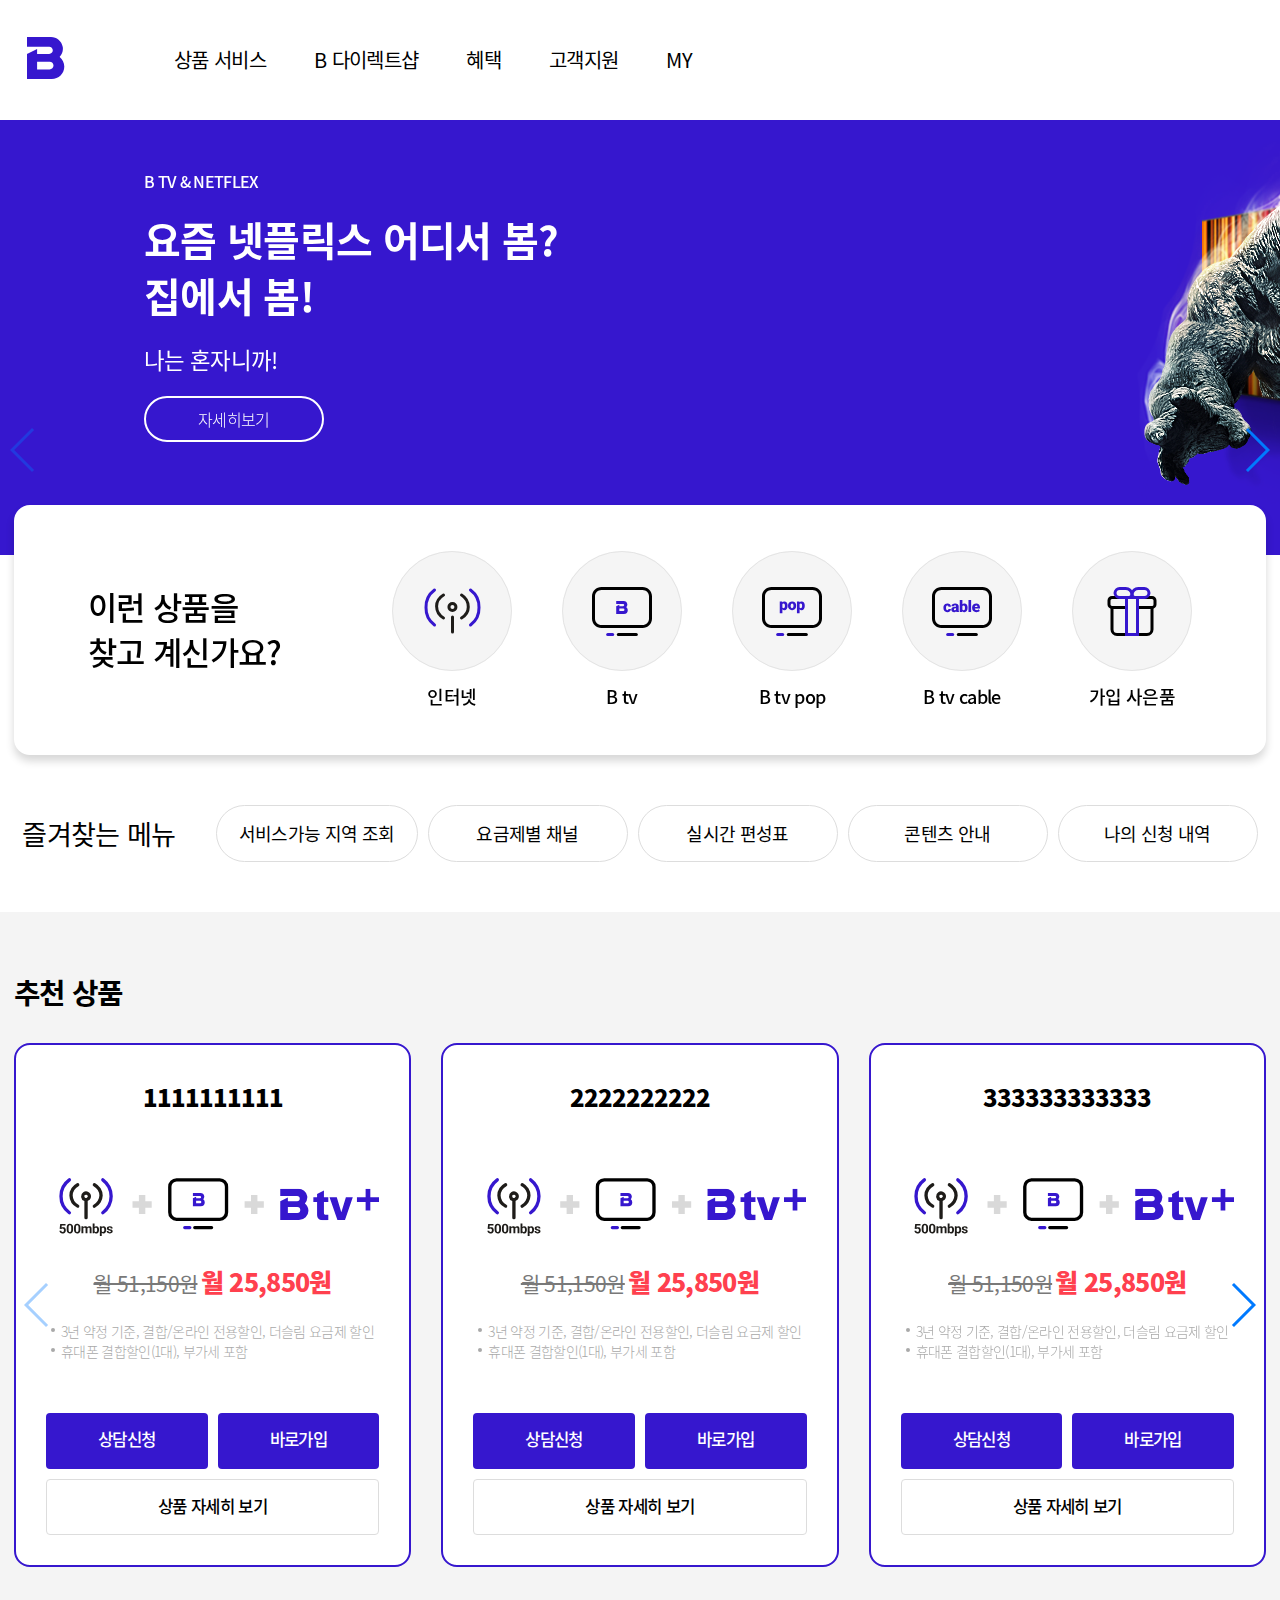
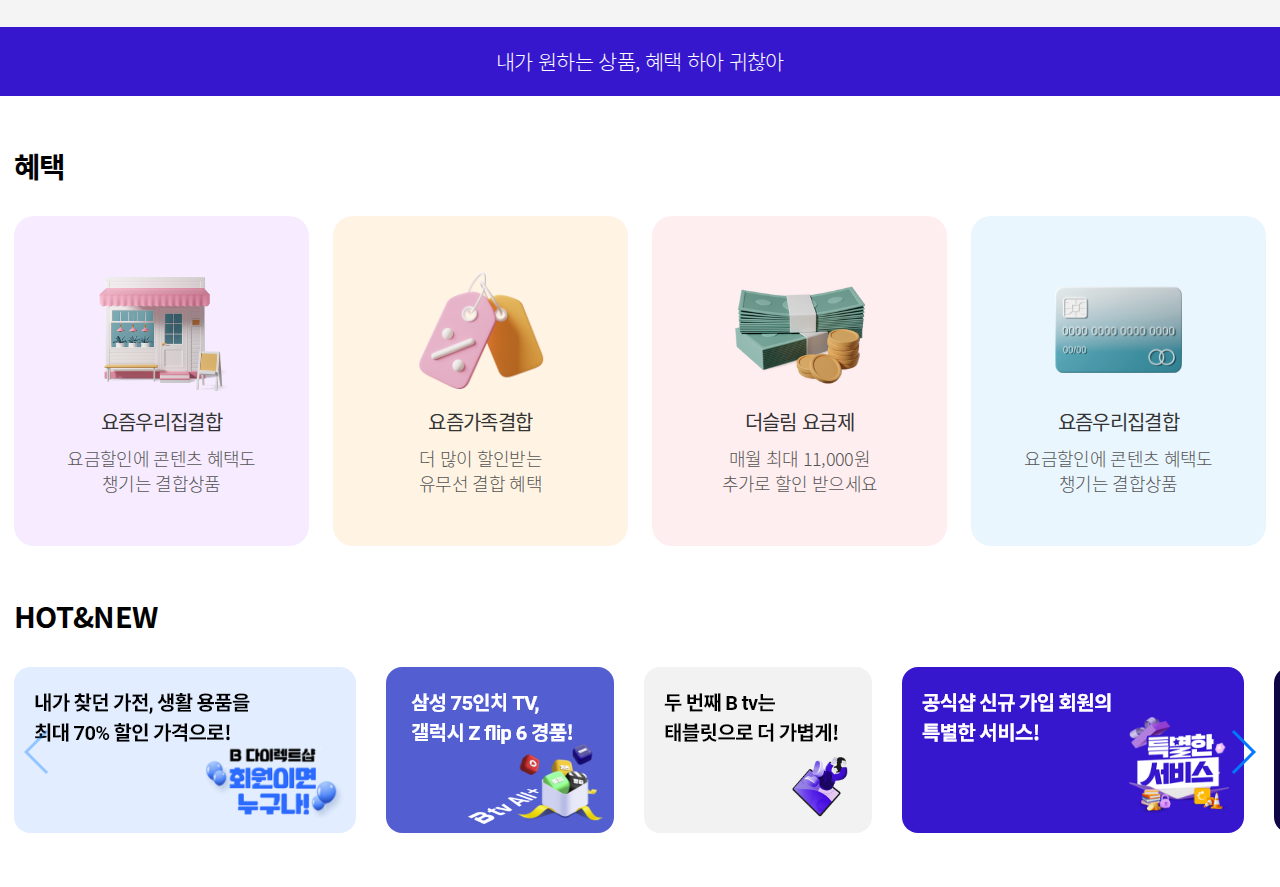
<file: geun/index.html>
<!doctype html>
<html lang="ko" xml:lang="ko">

<head>
 <meta charset="UTF-8">
 <meta name="viewport" content="width=device-width, initial-scale=1.0">
 <meta name="description" content="">
 <meta name="keywords" content="">
<meta property="og:description" content="">
<meta property="og:title" content="">
<meta property="og:image" content="">
<meta property="og:type" content="website">
 <!-- css -->
 <link rel="stylesheet" href="css/reset.css">
 <link rel="stylesheet" href="css/common.css">
 <link rel="stylesheet" href="css/swiper.css">

 <!-- js -->
 <script src="js/jquery-3.6.0.min.js"></script>
 <script src="js/common.js"></script>
 <script src="js/swiper.js"></script>

 <title>bworld</title>
 </head>

 <script type="text/javascript">

    $(document).ready(function() {

      $("#header").load("include/header.html");
      $("#footer").load("include/footer.html");

    });
  </script>

<html>
<body>
	<div class="wrap">

		<header id="header"></header>

		<div class="main">
			<div class="contents main_bn">
				<div class="swiper mySwiper">
					<div class="swiper-wrapper">
					  <div class="swiper-slide mb01">
						<div class="inner">
							<div class="main-txt">
								<span class="sm">B TV & NETFLEX</span>
								<h2>요즘 넷플릭스 어디서 봄?<br/>집에서 봄!</h2>
								<span>나는 혼자니까!</span>
								<a href="#">자세히보기</a>
							</div>
						</div>
					  </div>
					  <div class="swiper-slide mb02">
						22
					  </div>
					  <div class="swiper-slide mb03">
						33
					  </div>
					</div>
					<div class="swiper-button-next"></div>
					<div class="swiper-button-prev"></div>
				  </div>
			</div>
			<div class="contents guide">
				<div class="inner">
					<div class="guide_box">
						<h3>이런 상품을<br/>찾고 계신가요?</h3>
						<ul>
							<li><a href=''><img src='/geun/img/ico_main_guide01.svg'><span>인터넷</span></a></li>
							<li><a href=''><img src='/geun/img/ico_main_guide02_240531.svg'><span>B tv</span></a></li>
							<li><a href=''><img src='/geun/img/ico_main_guide03.svg'><span>B tv pop</span></a></li>
							<li><a href=''><img src='/geun/img/ico_main_guide04.svg'><span>B tv cable</span></a></li>
							<li><a href=''><img src='/geun/img/ico_main_guide06.svg'><span>가입 사은품</span></a></li>
						</ul>
					</div>
				</div>
			</div>
			<div class="contents favorites">
				<div class="inner">
					<div class="favorites_box">
						<h3>즐겨찾는 메뉴</h3>
						<ul>
							<li><a href=''>서비스가능 지역 조회</a></li>
							<li><a href=''>요금제별 채널</a></li>
							<li><a href=''>실시간 편성표</a></li>
							<li><a href=''>콘텐츠 안내</a></li>
							<li><a href=''>나의 신청 내역</a></li>
						</ul>
					</div>
				</div>
			</div>
			<div class="contents products bg_gray">
				<div class="inner">
					<h4 class="menu_ti">추천 상품</h4>
					<div class="">
						<div class="productsSwiper">
							<!-- Additional required wrapper -->
							<div class="swiper-wrapper">
								<!-- Slides -->
								<div class="swiper-slide products_box">
									<h6>1111111111</h6>
									<div><img src="img/ico_recom_prod_01_240829.svg"></div>
									<div class="prod_price">
										<del class="price_del">월 51,150원</del>
										<strong class="price_rate">월 25,850원</strong>
									</div>
									<ul class="prod_benefit">
										<li>3년 약정 기준, 결합/온라인 전용할인, 더슬림 요금제 할인</li>
										<li>휴대폰 결합할인(1대), 부가세 포함</li>
									</ul>
									<div class="btn_wrap">
										<div class="btn_group">
											<a href="#" class="btn btn_blue">상담신청</a>
											<a href="#" class="btn btn_blue">바로가입</a>
										</div>
										<a href="#" class="btn btn_wh">상품 자세히 보기</a>
									</div>
								</div>
								<div class="swiper-slide products_box">
									<h6>2222222222</h6>
									<div><img src="img/ico_recom_prod_01_240829.svg"></div>
									<div class="prod_price">
										<del class="price_del">월 51,150원</del>
										<strong class="price_rate">월 25,850원</strong>
									</div>
									<ul class="prod_benefit">
										<li>3년 약정 기준, 결합/온라인 전용할인, 더슬림 요금제 할인</li>
										<li>휴대폰 결합할인(1대), 부가세 포함</li>
									</ul>
									<div class="btn_wrap">
										<div class="btn_group">
											<a href="#" class="btn btn_blue">상담신청</a>
											<a href="#" class="btn btn_blue">바로가입</a>
										</div>
										<a href="#" class="btn btn_wh">상품 자세히 보기</a>
									</div>
								</div>
								<div class="swiper-slide products_box">
									<h6>333333333333</h6>
									<div><img src="img/ico_recom_prod_01_240829.svg"></div>
									<div class="prod_price">
										<del class="price_del">월 51,150원</del>
										<strong class="price_rate">월 25,850원</strong>
									</div>
									<ul class="prod_benefit">
										<li>3년 약정 기준, 결합/온라인 전용할인, 더슬림 요금제 할인</li>
										<li>휴대폰 결합할인(1대), 부가세 포함</li>
									</ul>
									<div class="btn_wrap">
										<div class="btn_group">
											<a href="#" class="btn btn_blue">상담신청</a>
											<a href="#" class="btn btn_blue">바로가입</a>
										</div>
										<a href="#" class="btn btn_wh">상품 자세히 보기</a>
									</div>
								</div>
								<div class="swiper-slide products_box">
									<h6>444444444444</h6>
									<div><img src="img/ico_recom_prod_01_240829.svg"></div>
									<div class="prod_price">
										<del class="price_del">월 51,150원</del>
										<strong class="price_rate">월 25,850원</strong>
									</div>
									<ul class="prod_benefit">
										<li>3년 약정 기준, 결합/온라인 전용할인, 더슬림 요금제 할인</li>
										<li>휴대폰 결합할인(1대), 부가세 포함</li>
									</ul>
									<div class="btn_wrap">
										<div class="btn_group">
											<a href="#" class="btn btn_blue">상담신청</a>
											<a href="#" class="btn btn_blue">바로가입</a>
										</div>
										<a href="#" class="btn btn_wh">상품 자세히 보기</a>
									</div>
								</div>
								<div class="swiper-slide products_box">
									<h6>5555555555555</h6>
									<div><img src="img/ico_recom_prod_01_240829.svg"></div>
									<div class="prod_price">
										<del class="price_del">월 51,150원</del>
										<strong class="price_rate">월 25,850원</strong>
									</div>
									<ul class="prod_benefit">
										<li>3년 약정 기준, 결합/온라인 전용할인, 더슬림 요금제 할인</li>
										<li>휴대폰 결합할인(1대), 부가세 포함</li>
									</ul>
									<div class="btn_wrap">
										<div class="btn_group">
											<a href="#" class="btn btn_blue">상담신청</a>
											<a href="#" class="btn btn_blue">바로가입</a>
										</div>
										<a href="#" class="btn btn_wh">상품 자세히 보기</a>
									</div>
								</div>
								<div class="swiper-slide products_box">
									<h6>66666666666666</h6>
									<div><img src="img/ico_recom_prod_01_240829.svg"></div>
									<div class="prod_price">
										<del class="price_del">월 51,150원</del>
										<strong class="price_rate">월 25,850원</strong>
									</div>
									<ul class="prod_benefit">
										<li>3년 약정 기준, 결합/온라인 전용할인, 더슬림 요금제 할인</li>
										<li>휴대폰 결합할인(1대), 부가세 포함</li>
									</ul>
									<div class="btn_wrap">
										<div class="btn_group">
											<a href="#" class="btn btn_blue">상담신청</a>
											<a href="#" class="btn btn_blue">바로가입</a>
										</div>
										<a href="#" class="btn btn_wh">상품 자세히 보기</a>
									</div>
								</div>
							</div>
							<!-- If we need navigation buttons -->
							<div class="swiper-button-prev products-prev"></div>
							<div class="swiper-button-next products-next"></div>

						  </div>
					</div>
				</div>
			</div>
			<div class="contents etc_bn">
				<div class="inner">
					<a href="">내가 원하는 상품, 혜택 하아 귀찮아</a>
				</div>
			</div>
			<div class="contents cont_list">
				<div class="inner">
					<div class="cont_box">
						<h4 class="menu_ti">혜택</h4>
						<ul>
							<li style="background-color: #F7ECFF;">
								<a href="#">
									<img src="img/advantage01.png">
									<strong>요즘우리집결합</strong>
									<span>요금할인에 콘텐츠 혜택도<br>챙기는 결합상품</span>
								</a>
							</li>
							<li style="background-color: #FFF4E4;">
								<a href="#">
									<img src="img/advantage02.png">
									<strong>요즘가족결합</strong>
									<span>더 많이 할인받는<br>유무선 결합 혜택</span>
								</a>
							</li>
							<li style="background-color: #FFEEF0;">
								<a href="#">
									<img src="img/advantage03.png">
									<strong>더슬림 요금제</strong>
									<span>매월 최대 11,000원<br>추가로 할인 받으세요</span>
								</a>
							</li>
							<li style="background-color: #EAF6FE;">
								<a href="#">
									<img src="img/advantage04.png">
									<strong>요즘우리집결합</strong>
									<span>요금할인에 콘텐츠 혜택도<br>챙기는 결합상품</span>
								</a>
							</li>
						</ul>
					</div>
					<div class="cont_box">
						<h4 class="menu_ti">HOT&NEW</h4>
						<div class="swiper hotnewSwiper">
							<div class="swiper-wrapper">
							  <div class="swiper-slide"><img src='img/img_hotnew_01_240328.png'></div>
							  <div class="swiper-slide"><img src='img/img_hotnew_02_240906.png'></div>
							  <div class="swiper-slide"><img src='img/img_hotnew_03_240328.png'></div>
							  <div class="swiper-slide"><img src='img/img_hotnew_04_240328.png'></div>
							  <div class="swiper-slide"><img src='img/img_hotnew_05_240328.png'></div>
							  <div class="swiper-slide"><img src='img/img_hotnew_06_240605.png'></div>
							  <div class="swiper-slide"><img src='img/img_hotnew_07_240328.png'></div>
							  <div class="swiper-slide"><img src='img/img_hotnew_08_240906.png'></div>
							  <div class="swiper-slide"><img src='img/img_hotnew_09_240328.png'></div>
							</div>
							<div class="swiper-button-next hotnew-next"></div>
							<div class="swiper-button-prev hotnew-prev"></div>
						  </div>
					</div>
				</div>
			</div>
		</div>

	</div>

</body>

</html>
</file>
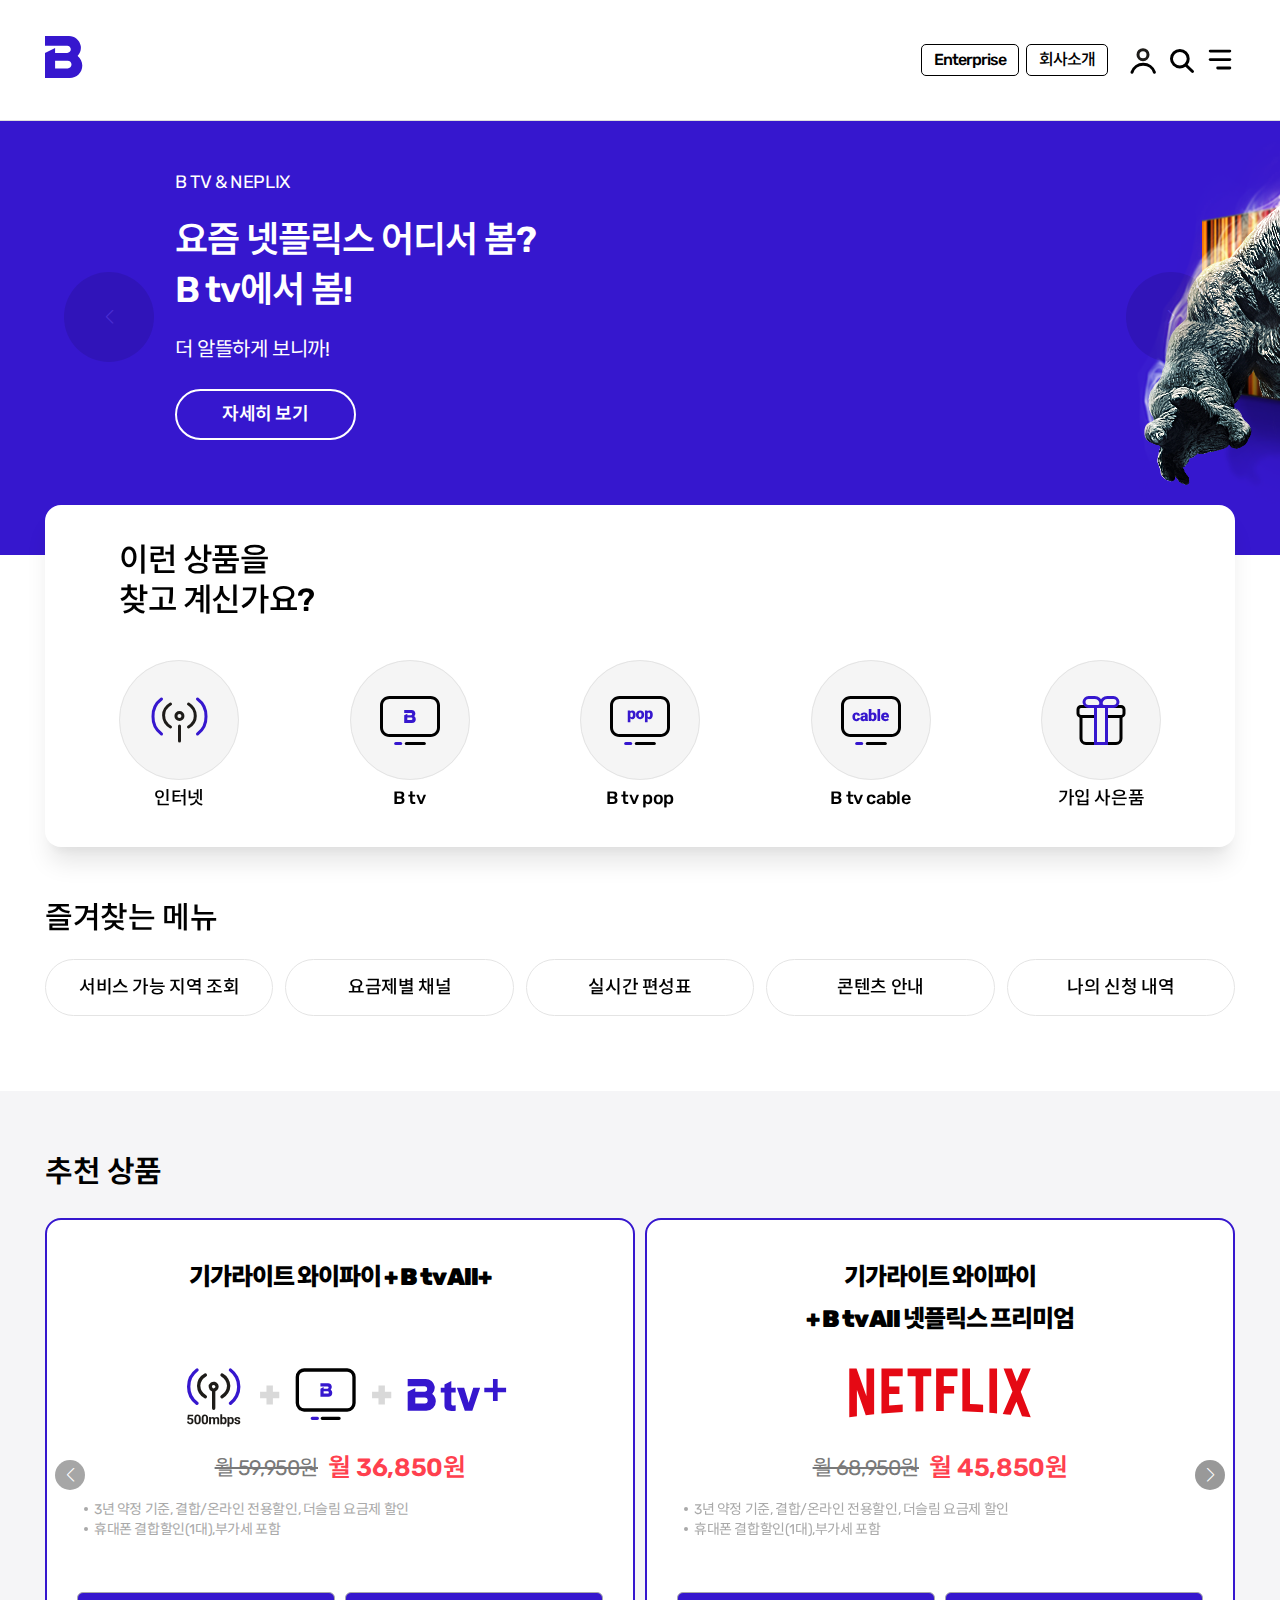
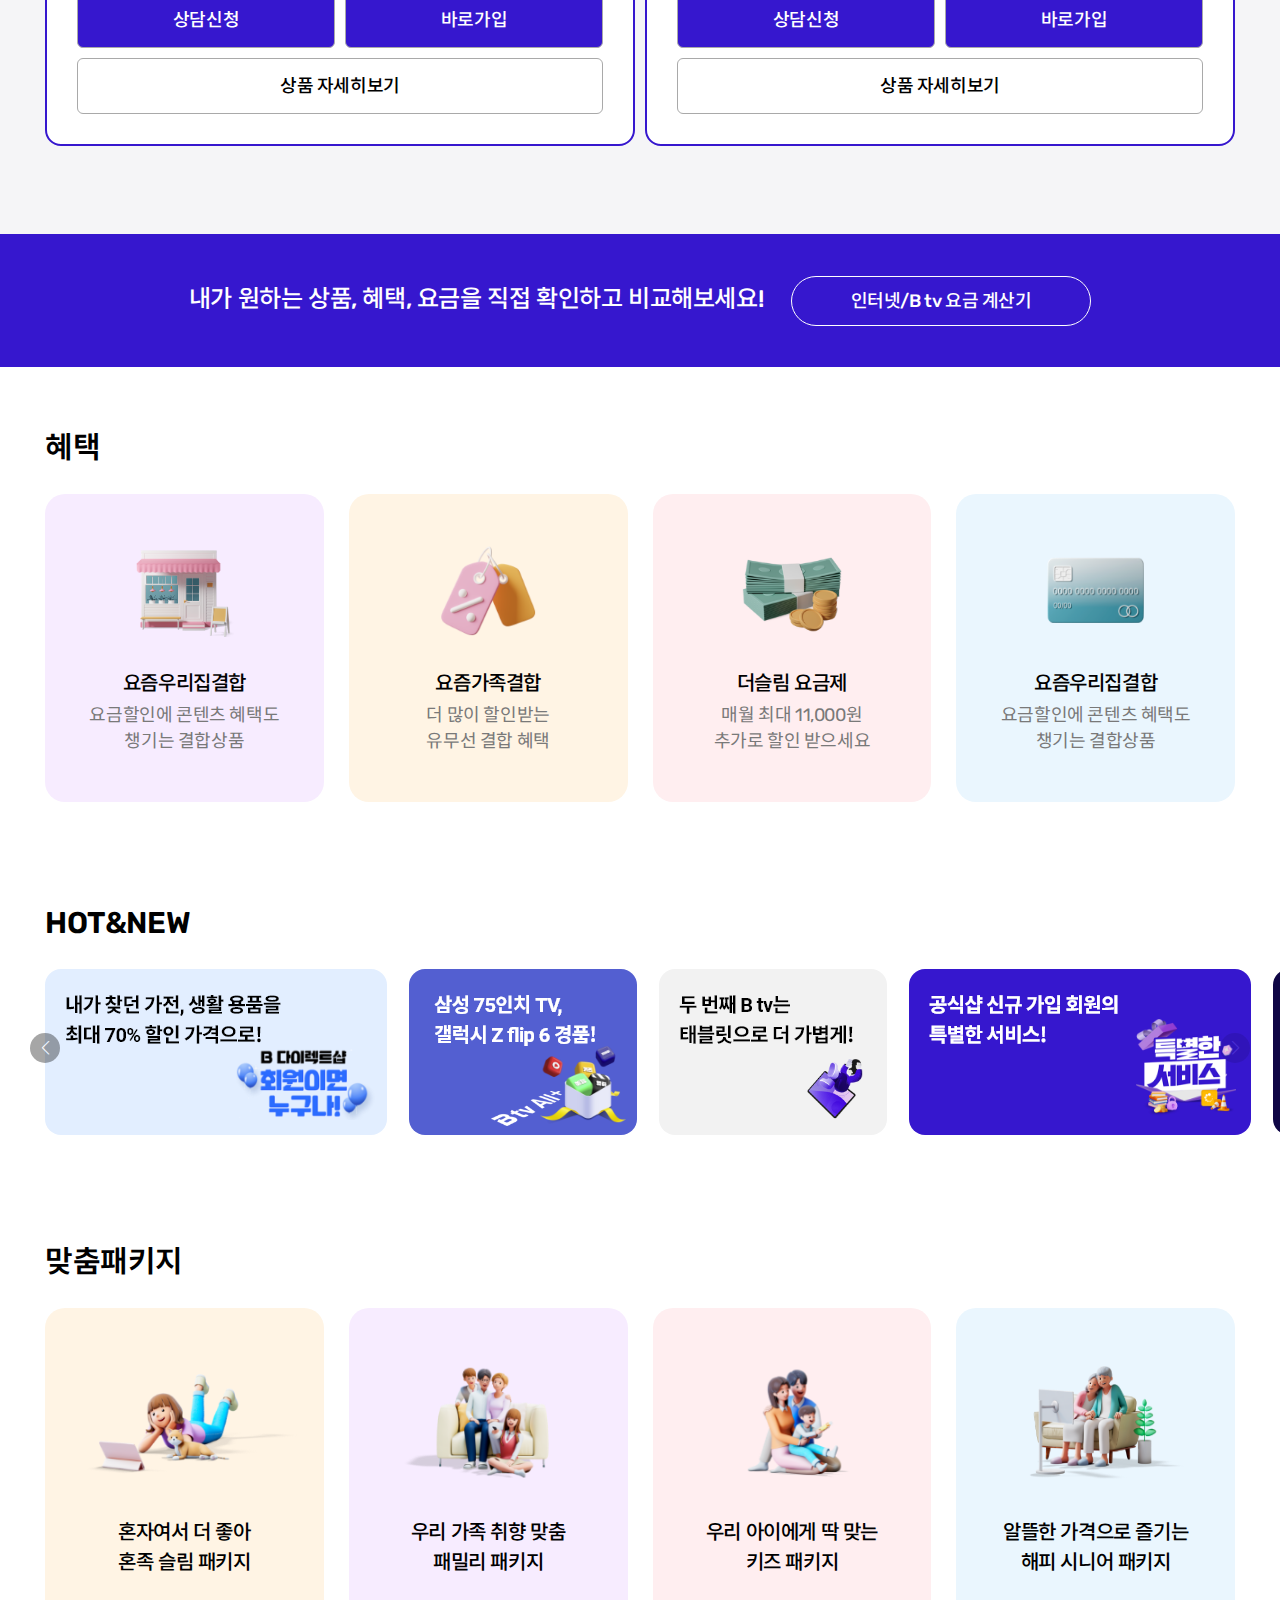
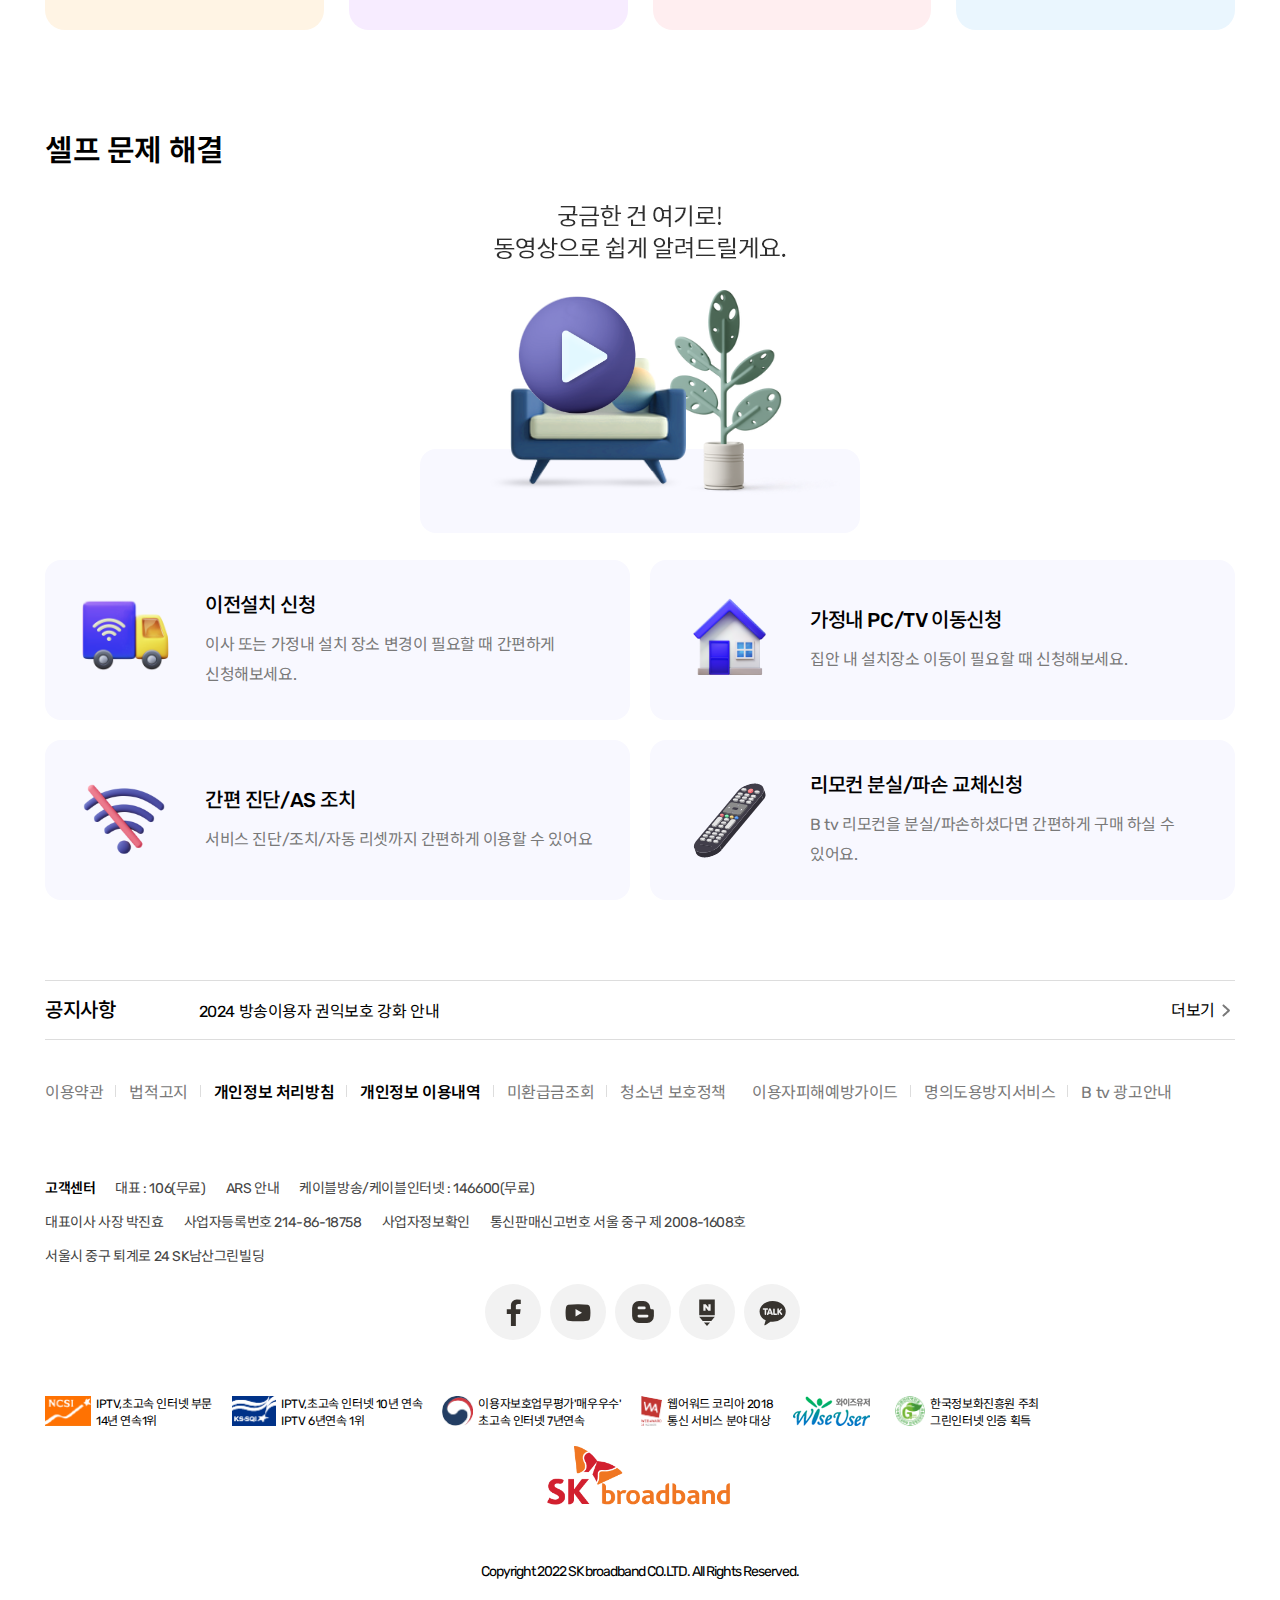
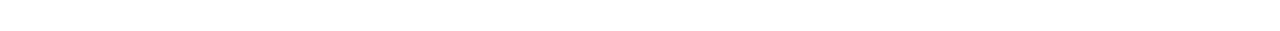
<file: maezzuu/index.html>
<!doctype html>
<html lang="ko" xml:lang="ko">

<head>
    <meta charset="UTF-8">
    <meta name="viewport" content="width=device-width, initial-scale=1.0">
    <title>B WORLD</title>

    <!-- css -->
    <link rel="stylesheet" href="css/reset.css">
    <link rel="stylesheet" href="css/common.css">
    <link rel="stylesheet" href="css/m_common.css">
    <link rel="stylesheet" href="https://cdn.jsdelivr.net/npm/swiper@11/swiper-bundle.min.css" />

    <!-- js -->

    <script src="js/jquery-3.6.0.min.js"></script>

</head>

<body>
    <div id="container">
        <div id="header"></div>
        <main>
            <div class="contents main_bg"> <!-- 메인스와이퍼 -->
                <div class="swiper mySwiper">
                    <div class="swiper-wrapper">
                        <div class="swiper-slide bg01">
                            <div class="inner">
                                <div class="slide_box">
                                    <p class="slide_text01">B TV & NEPLIX</p>
                                    <h2 class="slide_title">요즘 넷플릭스 어디서 봄?<br>B tv에서 봄!
                                    </h2>
                                    <p class="slide_text02">더 알뜰하게 보니까!</p>
                                    <a href="#" class="slide_btn">자세히 보기</a>
                                </div>
                            </div>
                        </div>
                        <div class="swiper-slide bg02">
                            <div class="inner">
                                <div class="slide_box">
                                    <p class="slide_text01">놓친 헤택모음.zip</p>
                                    <h2 class="slide_title">클릭하면<br>업그레이드 혜택이 탁!
                                    </h2>
                                    <a href="#" class="slide_btn">자세히 보기</a>
                                </div>
                            </div>
                        </div>
                        <div class="swiper-slide bg03">
                            <div class="inner">
                                <div class="slide_box">
                                    <p class="slide_text01">B tv에서도, 스마트폰에서도</p>
                                    <h2 class="slide_title">우리 아이를 위한<br>키즈 브랜드 ZEM
                                    </h2>
                                    <a href="#" class="slide_btn">자세히 보기</a>
                                </div>
                            </div>
                        </div>
                    </div>
                    <div class="swiper-button-next"></div>
                    <div class="swiper-button-prev"></div>
                    <div class="swiper-pagination"></div>
                </div><!-- 메인스와이퍼 -->
                <div class="inner">
                    <div class="item_box"> <!-- 이런상품들을 찾고계신가요? -->
                        <h3 class="item_box_left item_title">
                            이런 상품을<br>
                            찾고 계신가요?
                        </h3>
                        <ul class="item_box_right">
                            <li class="item"><!-- 아이템1 -->
                                <a href="#">
                                    <img src="img/ico_main_guide01.svg" alt="인터넷">
                                </a>
                                <p class="main_text">인터넷</p>
                            </li>
                            <li class="item"><!-- 아이템2 -->
                                <a href="#">
                                    <img src="img/ico_main_guide02_240531.svg" alt="인터넷">
                                </a>
                                <p class="main_text">B tv</p>
                            </li>
                            <li class="item"><!-- 아이템3 -->
                                <a href="#">
                                    <img src="img/ico_main_guide03.svg" alt="인터넷">
                                </a>
                                <p class="main_text">B tv pop</p>
                            </li>
                            <li class="item"><!-- 아이템4 -->
                                <a href="#">
                                    <img src="img/ico_main_guide04.svg" alt="인터넷">
                                </a>
                                <p class="main_text">B tv cable</p>
                            </li>
                            <li class="item"><!-- 아이템5-->
                                <a href="#">
                                    <img src="img/ico_main_guide06.svg" alt="인터넷">
                                </a>
                                <p class="main_text">가입 사은품</p>
                            </li>
                        </ul>
                    </div><!-- 이런상품들을 찾고계신가요? -->
                </div>
                <div class="inner">
                    <div class="favorites_box"><!-- 즐겨찾는메뉴 -->
                        <h3 class="main_title">
                            즐겨찾는 메뉴
                        </h3>
                        <button class="favorites_btn"></button>
                        <ul class="favorites">
                            <li><a href="#" class="main_text">서비스 가능 지역 조회</a></li>
                            <li><a href="#" class="main_text">요금제별 채널</a></li>
                            <li><a href="#" class="main_text">실시간 편성표</a></li>
                            <li><a href="#" class="main_text">콘텐츠 안내</a></li>
                            <li><a href="#" class="main_text">나의 신청 내역</a></li>
                        </ul>
                    </div><!-- 즐겨찾는메뉴 -->

                </div>
            </div>
            <div class="contents gray_bg">
                <div class="inner">
                    <div class="suggest_box"><!-- 추천상품 -->
                        <h1 class="title">추천 상품</h1>
                        <div class="swiper suggestSwiper">
                            <div class="swiper-wrapper">
                                <div class="swiper-slide">
                                    <div class="suggest">
                                        <h4 class="suggest_title"> <!-- 추천상품아이템1 -->
                                            기가라이트 와이파이 + B tv All+
                                        </h4>
                                        <img src="img/suggest01.svg" alt="기가라이트 와이파이 + B tv All+">
                                        <p class="price">
                                            <span>월 59,950원</span>
                                            <strong>월 36,850원</strong>
                                        </p>
                                        <ul class="benefit">
                                            <li>3년 약정 기준, 결합/온라인 전용할인, 더슬림 요금제 할인</li>
                                            <li>휴대폰 결합할인(1대),부가세 포함</li>
                                        </ul>
                                        <div class="suggest_btn">
                                            <a href="#" title="상담신청">상담신청</a>
                                            <a href="#" title="바로가입">바로가입</a>
                                        </div>
                                        <div class="suggest_view">
                                            <a href="#" title="상품 자세히 보기">상품 자세히보기</a>
                                        </div>
                                    </div>
                                </div>
                                <div class="swiper-slide"> <!-- 추천상품아이템2 -->
                                    <div class="suggest">
                                        <h4 class="suggest_title">
                                            기가라이트 와이파이<br>+ B tv All 넷플릭스 프리미엄
                                        </h4>
                                        <img src="img/suggest02.svg" alt="기가라이트 와이파이 + B tv All+">
                                        <p class="price">
                                            <span>월 68,950원</span>
                                            <strong>월 45,850원</strong>
                                        </p>
                                        <ul class="benefit">
                                            <li>3년 약정 기준, 결합/온라인 전용할인, 더슬림 요금제 할인</li>
                                            <li>휴대폰 결합할인(1대),부가세 포함</li>
                                        </ul>
                                        <div class="suggest_btn">
                                            <a href="#" title="상담신청">상담신청</a>
                                            <a href="#" title="바로가입">바로가입</a>
                                        </div>
                                        <div class="suggest_view">
                                            <a href="#" title="상품 자세히 보기">상품 자세히보기</a>
                                        </div>
                                    </div>
                                </div>
                                <div class="swiper-slide"><!-- 추천상품아이템3 -->
                                    <div class="suggest">
                                        <h4 class="suggest_title">
                                            기가라이트 와이파이 + B tv All
                                        </h4>
                                        <img src="img/suggest03.svg" alt="기가라이트 와이파이 + B tv All+">
                                        <p class="price">
                                            <span>월 61,050원</span>
                                            <strong>월 31,350원</strong>
                                        </p>
                                        <ul class="benefit">
                                            <li>3년 약정 기준, 결합/온라인 전용할인, 더슬림 요금제 할인</li>
                                            <li>휴대폰 결합할인(1대),부가세 포함</li>
                                        </ul>
                                        <div class="suggest_btn">
                                            <a href="#" title="상담신청">상담신청</a>
                                            <a href="#" title="바로가입">바로가입</a>
                                        </div>
                                        <div class="suggest_view">
                                            <a href="#" title="상품 자세히 보기">상품 자세히보기</a>
                                        </div>
                                    </div>
                                </div>
                                <div class="swiper-slide"><!-- 추천상품아이템4 -->
                                    <div class="suggest">
                                        <h4 class="suggest_title">
                                            기가라이트 와이파이 + B tv pop 180
                                        </h4>
                                        <img src="img/suggest04.svg" alt="기가라이트 와이파이 + B tv All+">
                                        <p class="price">
                                            <span>월 51,950원</span>
                                            <strong>월 25,850원</strong>
                                        </p>
                                        <ul class="benefit">
                                            <li>3년 약정 기준, 결합/온라인 전용할인, 더슬림 요금제 할인</li>
                                            <li>휴대폰 결합할인(1대),부가세 포함</li>
                                        </ul>
                                        <div class="suggest_btn">
                                            <a href="#" title="상담신청">상담신청</a>
                                            <a href="#" title="바로가입">바로가입</a>
                                        </div>
                                        <div class="suggest_view">
                                            <a href="#" title="상품 자세히 보기">상품 자세히보기</a>
                                        </div>
                                    </div>
                                </div>
                                <div class="swiper-slide"><!-- 추천상품아이템5 -->
                                    <div class="suggest">
                                        <h4 class="suggest_title">
                                            광랜인터넷 와이파이 + B tv 스탠다드
                                        </h4>
                                        <img src="img/suggest05.svg" alt="기가라이트 와이파이 + B tv All+">
                                        <p class="price">
                                            <span>월 40,150원</span>
                                            <strong>월 25,850원</strong>
                                        </p>
                                        <ul class="benefit">
                                            <li>3년 약정 기준, 결합/온라인 전용할인, 더슬림 요금제 할인</li>
                                            <li>휴대폰 결합할인(1대),부가세 포함</li>
                                        </ul>
                                        <div class="suggest_btn">
                                            <a href="#" title="상담신청">상담신청</a>
                                            <a href="#" title="바로가입">바로가입</a>
                                        </div>
                                        <div class="suggest_view">
                                            <a href="#" title="상품 자세히 보기">상품 자세히보기</a>
                                        </div>
                                    </div>
                                </div>
                                <div class="swiper-slide"><!-- 추천상품아이템6 -->
                                    <div class="suggest">
                                        <h4 class="suggest_title">
                                            기가라이트인터넷 와이파이
                                        </h4>
                                        <img src="img/suggest06.svg" alt="기가라이트 와이파이 + B tv All+">
                                        <p class="price">
                                            <span>월 35,750원</span>
                                            <strong>월 16,500원</strong>
                                        </p>
                                        <ul class="benefit">
                                            <li>3년 약정 기준, 결합/온라인 전용할인, 더슬림 요금제 할인</li>
                                            <li>휴대폰 결합할인(1대),부가세 포함</li>
                                        </ul>
                                        <div class="suggest_btn">
                                            <a href="#" title="상담신청">상담신청</a>
                                        </div>
                                        <div class="suggest_view">
                                            <a href="#" title="상품 자세히 보기">상품 자세히보기</a>
                                        </div>
                                    </div>
                                </div>
                                <div class="swiper-slide"><!-- 추천상품아이템7 -->
                                    <div class="suggest">
                                        <h4 class="suggest_title">
                                            B tv pop 230
                                        </h4>
                                        <img src="img/suggest07.svg" alt="기가라이트 와이파이 + B tv All+">
                                        <p class="price">
                                            <strong>월 17,600원</strong>
                                        </p>
                                        <ul class="benefit">
                                            <li>3년 약정 기준, Smart3 셋톱 기준, 부가세 포함</li>
                                        </ul>
                                        <div class="suggest_btn">
                                            <a href="#" title="상담신청">상담신청</a>
                                        </div>
                                        <div class="suggest_view">
                                            <a href="#" title="상품 자세히 보기">상품 자세히보기</a>
                                        </div>
                                    </div>
                                </div>
                                <div class="swiper-slide"><!-- 추천상품아이템8 -->
                                    <div class="suggest">
                                        <h4 class="suggest_title">
                                            기가라이트인터넷 와이파이
                                        </h4>
                                        <img src="img/suggest08.svg" alt="기가라이트 와이파이 + B tv All+">
                                        <p class="price">
                                            <strong>월 8,800원</strong>
                                        </p>
                                        <ul class="benefit">
                                            <li>무약정 부가세포함</li>
                                            <li>서대문방송 요금기준</li>
                                        </ul>
                                        <div class="suggest_btn">
                                            <a href="#" title="상담신청">상담신청</a>
                                        </div>
                                        <div class="suggest_view">
                                            <a href="#" title="상품 자세히 보기">상품 자세히보기</a>
                                        </div>
                                    </div>
                                </div>
                            </div>
                            <div class="swiper-button-next"></div>
                            <div class="swiper-button-prev"></div>
                            <div class="swiper-pagination"></div>
                        </div>
                    </div><!-- 추천상품 -->
                </div>
            </div>
            <div class="contents calc"> <!-- 인터넷/B tv 요금계산기 -->
                <a href="#">
                    <span>내가 원하는 상품, 혜택, 요금을 직접 확인하고 비교해보세요!</span>
                    <a href="#" class="calc_btn" title="인터넷/B tv 요금 계산기">인터넷/B tv 요금 계산기</a>
                </a>
            </div><!-- 인터넷/B tv 요금계산기 -->
            <div class="contents">
                <div class="inner">
                    <div class="advantage_box"><!-- 혜택 -->
                        <h1 class="title">혜택</h1>
                        <ul class="advantage item_flex">
                            <li style="background-color: #F7ECFF;">
                                <a href="#">
                                    <img src="img/advantage01.png" alt="혜택01">
                                    <p class="item_title">요즘우리집결합</p>
                                    <span class="item_intro">요금할인에 콘텐츠 혜택도<br>챙기는 결합상품</span>
                                </a>
                            </li>
                            <li style="background-color: #FFF4E4;">
                                <a href="#">
                                    <img src="img/advantage02.png" alt="혜택02">
                                    <p class="item_title">요즘가족결합</p>
                                    <span class="item_intro">더 많이 할인받는<br>유무선 결합 혜택</span>
                                </a>
                            </li>
                            <li style="background-color: #FFEEF0;">
                                <a href="#">
                                    <img src="img/advantage03.png" alt="혜택03">
                                    <p class="item_title">더슬림 요금제</p>
                                    <span class="item_intro">매월 최대 11,000원<br>추가로 할인 받으세요</span>
                                </a>
                            </li>
                            <li style="background-color: #EAF6FE;">
                                <a href="#">
                                    <img src="img/advantage04.png" alt="혜택04">
                                    <p class="item_title">요즘우리집결합</p>
                                    <span class="item_intro">요금할인에 콘텐츠 혜택도<br>챙기는 결합상품</span>
                                </a>
                            </li>
                        </ul>
                    </div><!-- 혜택 -->
                </div>
            </div>
            <div class="contents hotnew">
                <div class="inner">
                    <div class="hotnew_box"> <!--HOT & NEW-->
                        <h1 class="title">HOT&NEW</h1>
                        <div class="swiper hotnewSwiper">
                            <div class="swiper-wrapper">
                                <div class="swiper-slide"><!-- 핫앤뉴1 -->
                                    <a href="#"><img src="img/img_hotnew_01_240328.png" alt="HOT&NEW01"></a>
                                </div>
                                <div class="swiper-slide"><!-- 핫앤뉴2 -->
                                    <a href="#"><img src="img/img_hotnew_02_240906.png" alt="HOT&NEW02"></a>
                                </div>
                                <div class="swiper-slide"><!-- 핫앤뉴3 -->
                                    <a href="#"><img src="img/img_hotnew_03_240328.png" alt="HOT&NEW03"></a>
                                </div>
                                <div class="swiper-slide"><!-- 핫앤뉴4 -->
                                    <a href="#"><img src="img/img_hotnew_04_240328.png" alt="HOT&NEW04"></a>
                                </div>
                                <div class="swiper-slide"><!-- 핫앤뉴5 -->
                                    <a href="#"><img src="img/img_hotnew_05_240328.png" alt="HOT&NEW05"></a>
                                </div>
                                <div class="swiper-slide"><!-- 핫앤뉴6 -->
                                    <a href="#"><img src="img/img_hotnew_06_240605.png" alt="HOT&NEW06"></a>
                                </div>
                                <div class="swiper-slide"><!-- 핫앤뉴7 -->
                                    <a href="#"><img src="img/img_hotnew_07_240328.png" alt="HOT&NEW07"></a>
                                </div>
                                <div class="swiper-slide"><!-- 핫앤뉴8 -->
                                    <a href="#"><img src="img/img_hotnew_08_240906.png" alt="HOT&NEW08"></a>
                                </div>
                                <div class="swiper-slide"><!-- 핫앤뉴9 -->
                                    <a href="#"><img src="img/img_hotnew_09_240328.png" alt="HOT&NEW09"></a>
                                </div>
                                <div class="swiper-slide"><!-- 핫앤뉴10 -->
                                    <a href="#"><img src="img/img_hotnew_10_240705.png" alt="HOT&NEW10"></a>
                                </div>
                            </div>
                            <div class="swiper-button-next"></div>
                            <div class="swiper-button-prev"></div>
                            <div class="swiper-pagination"></div>
                        </div>
                    </div><!-- HOT & NEW -->
                </div>
            </div>
            <div class="contents">
                <div class="inner">
                    <div class="pgk_box"><!-- 맞춤패키지 -->
                        <h1 class="title">맞춤패키지</h1>
                        <ul class="pkg item_flex">
                            <li style="background-color:  #FFF4E4;">
                                <a href="#">
                                    <img src="img/img_package_01_240328.png" alt="혜택01">
                                    <p class="item_title">혼자여서 더 좋아<br>혼족 슬림 패키지</p>
                                </a>
                            </li>
                            <li style="background-color: #F7ECFF;">
                                <a href="#">
                                    <img src="img/img_package_02_240328.png" alt="혜택02">
                                    <p class="item_title">우리 가족 취향 맞춤<br>패밀리 패키지</p>
                                </a>
                            </li>
                            <li style="background-color: #FFEEF0;">
                                <a href="#">
                                    <img src="img/img_package_03_240328.png" alt="혜택03">
                                    <p class="item_title">우리 아이에게 딱 맞는<br>키즈 패키지</p>
                                </a>
                            </li>
                            <li style="background-color: #EAF6FE;">
                                <a href="#">
                                    <img src="img/img_package_04_240328.png" alt="혜택04">
                                    <p class="item_title">알뜰한 가격으로 즐기는<br>해피 시니어 패키지</p>
                                </a>
                            </li>
                        </ul>
                    </div><!-- 맞춤패키지 -->
                </div>
            </div>
            <div class="contents">
                <div class="inner">
                    <div class="self_box"> <!-- 셀프문제해결 -->
                        <h1 class="title">셀프 문제 해결</h1>
                        <div class="self_flex">
                            <div class="self_video">
                                <a href="#"><img src="img/self_video.png" alt="셀프문제해결 동영상"></a>
                            </div>
                            <ul class="self_list">
                                <li><a href="#">
                                        <img src="img/main_self_01.png" alt="이전설치 신청">
                                        <div class="self_text">
                                            <p class="item_title">이전설치 신청</p>
                                            <p class="item_intro">이사 또는 가정내 설치 장소 변경이 필요할 때 간편하게 신청해보세요.</p>
                                        </div>
                                    </a>
                                </li>
                                <li><a href="#">
                                        <img src="img/main_self_02.png" alt="이전설치 신청">
                                        <div class="self_text">
                                            <p class="item_title">가정내 PC/TV 이동신청</p>
                                            <p class="item_intro">집안 내 설치장소 이동이 필요할 때 신청해보세요.</p>
                                        </div>
                                    </a>
                                </li>
                                <li><a href="#">
                                        <img src="img/main_self_03.png" alt="이전설치 신청">
                                        <div class="self_text">
                                            <p class="item_title">간편 진단/AS 조치</p>
                                            <p class="item_intro">서비스 진단/조치/자동 리셋까지 간편하게 이용할 수 있어요</p>
                                        </div>
                                    </a>
                                </li>
                                <li><a href="#">
                                        <img src="img/main_self_04.png" alt="이전설치 신청">
                                        <div class="self_text">
                                            <p class="item_title">리모컨 분실/파손 교체신청</p>
                                            <p class="item_intro">B tv 리모컨을 분실/파손하셨다면 간편하게 구매 하실 수 있어요.</p>
                                        </div>
                                    </a>
                                </li>
                            </ul>
                        </div>
                    </div> <!-- 셀프문제해결 -->
                </div>
            </div>
            <div class="contents">
                <div class="inner">
                    <div class="notice">
                        <h4 class="sub_title">공지사항</h4>
                        <a href="#" class="notice_list">2024 방송이용자 권익보호 강화 안내</a>
                        <a href="#" class="notice_view">더보기</a>
                    </div>
                </div>
            </div>
        </main>
        <footer id="footer"></footer>
    </div>

    <div class="dim"></div>

    <script>
        $(document).ready(function () {
            $("#header").load("include/header.html");
            $("#footer").load("include/footer.html");
        });
    </script>
    <script src="https://unpkg.com/swiper/swiper-bundle.min.js"></script>
    <script src="js/swiper.js"></script>
    <script src="js/common.js"></script>

</body>

</html>
</file>
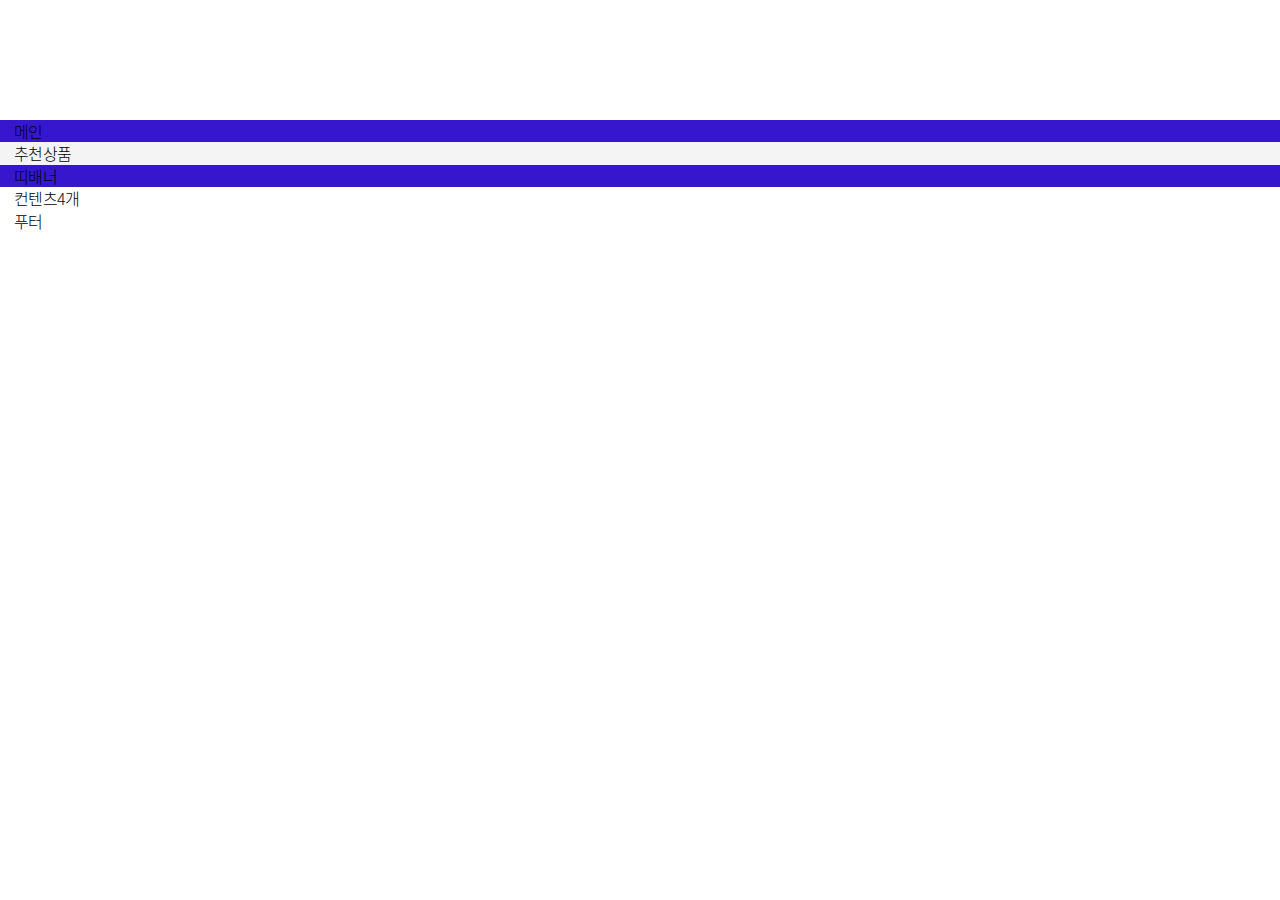
<file: geun/index copy.html>
<!doctype html>
<html lang="ko" xml:lang="ko">

<head>
 <meta charset="UTF-8">
 <meta name="viewport" content="width=device-width, initial-scale=1.0">
 <meta name="description" content="">
 <meta name="keywords" content="">
<meta property="og:description" content="">
<meta property="og:title" content="">
<meta property="og:image" content="">
<meta property="og:type" content="website">
 <!-- css -->
 <link rel="stylesheet" href="css/reset.css">
 <link rel="stylesheet" href="css/common.css">

 <!-- js -->
 <script src="js/jquery-3.6.0.min.js"></script>
 <script src="js/common.js"></script>


 <title>bworld</title>
 </head>

<script>

</script>

<body>
    <header>

    </header>


    <div class="wrap">
        <div class="container">
            <div class="contents blue_bg">
                <div class="inner">메인</div>
            </div>
            <div class="contents">
                <div class="inner">
                    <div >

                    </div>
                </div>
            </div>
            <div class="contents gray_bg">
                <div class="inner">추천상품</div>
            </div>
            <div class="contents blue_bg line_banner">
                <div class="inner">띠배너</div>
            </div>
            <div class="contents">
                <div class="inner">컨텐츠4개</div>
            </div>
        </div>
    </div>
    <footer>
        <div class="inner">
            푸터
        </div>
    </footer>
</body>

</html>
</file>
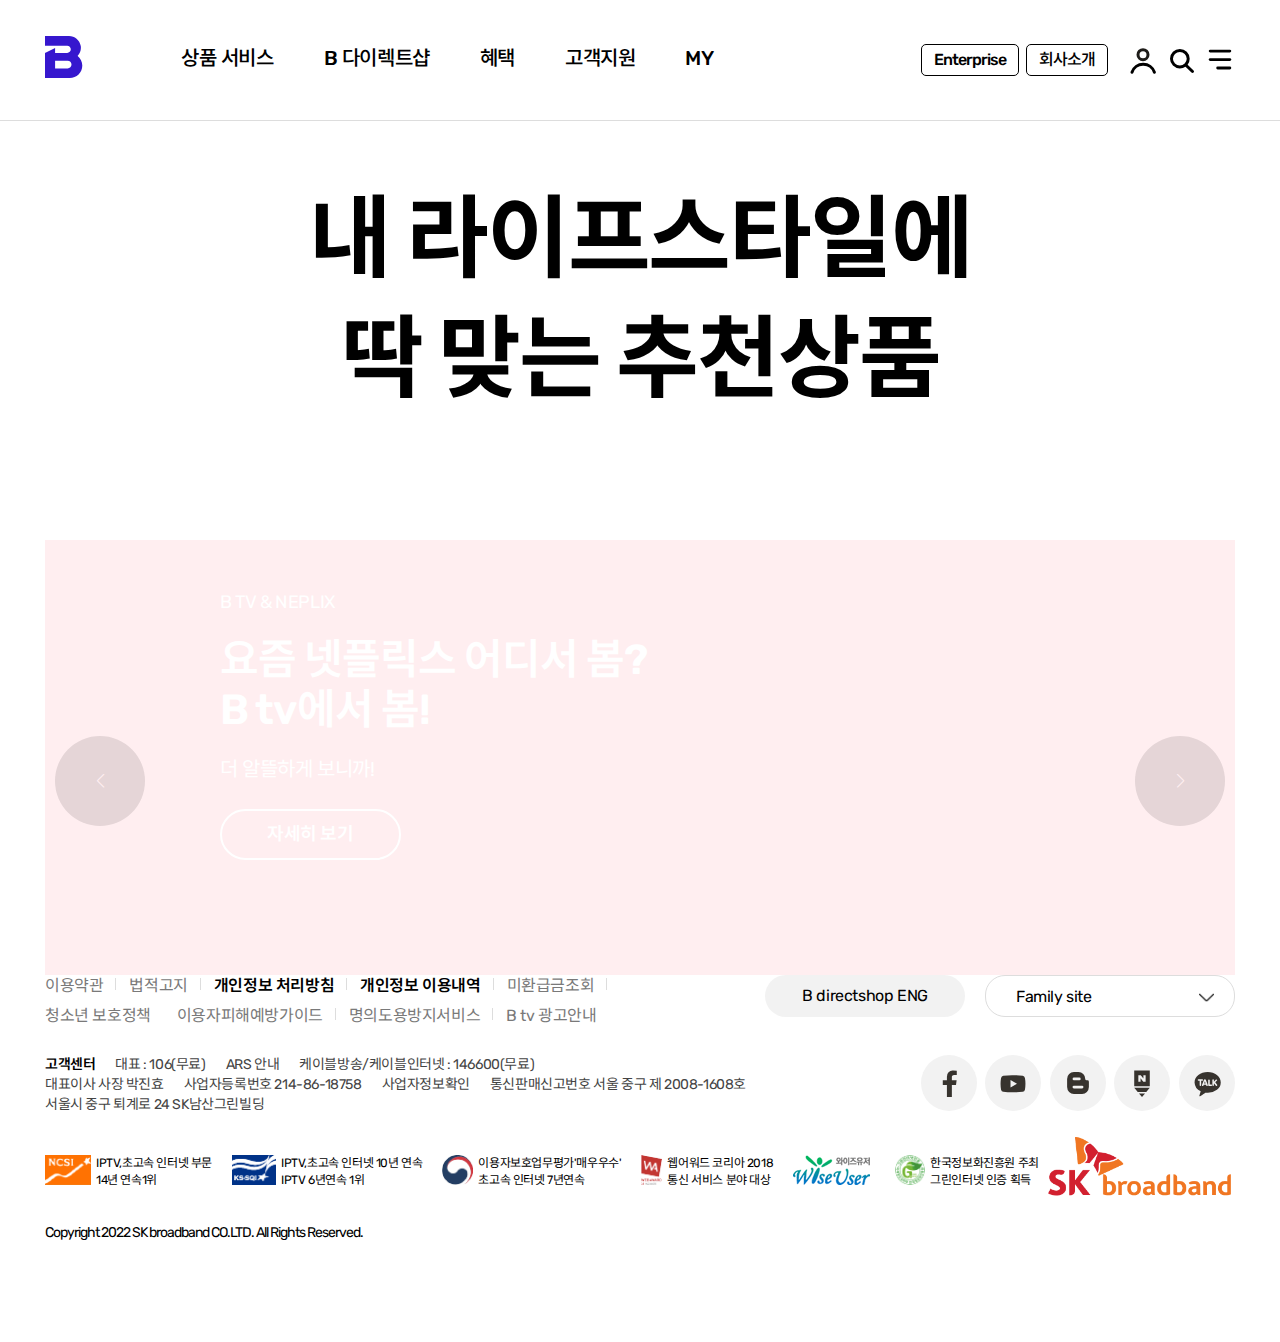
<file: maezzuu/sub01.html>
<!doctype html>
<html lang="ko" xml:lang="ko">

<head>
    <meta charset="UTF-8">
    <meta name="viewport" content="width=device-width, initial-scale=1.0">
    <title>B WORLD</title>

    <!-- css -->
    <link rel="stylesheet" href="css/reset.css">
    <link rel="stylesheet" href="css/common.css">
    <link rel="stylesheet" href="https://cdn.jsdelivr.net/npm/swiper@11/swiper-bundle.min.css" />

    <!-- js -->

    <script src="js/jquery-3.6.0.min.js"></script>

</head>

<body>
    <!-- 상품서비스 사이트 -->
    <div id="container" class="itemservice">
        <div id="header"></div>
        <main>
            <div class="item_service inner">
                <h1 class="service_title">내 라이프스타일에<br>딱 맞는 추천상품</h1>
                <div class="swiper serviceSwiper">
                    <div class="swiper-wrapper">
                        <div class="swiper-slide pkg01">
                            <div class="inner">
                                <div class="slide_box">
                                    <p class="slide_text01">B TV & NEPLIX</p>
                                    <h2 class="slide_title">요즘 넷플릭스 어디서 봄?<br>B tv에서 봄!
                                    </h2>
                                    <p class="slide_text02">더 알뜰하게 보니까!</p>
                                    <a href="#" class="slide_btn">자세히 보기</a>
                                </div>
                            </div>
                        </div>
                        <div class="swiper-slide pkg02">
                            <div class="inner">
                                <div class="slide_box">
                                    <p class="slide_text01">놓친 헤택모음.zip</p>
                                    <h2 class="slide_title">클릭하면<br>업그레이드 혜택이 탁!
                                    </h2>
                                    <a href="#" class="slide_btn">자세히 보기</a>
                                </div>
                            </div>
                        </div>
                        <div class="swiper-slide pkg03">
                            <div class="inner">
                                <div class="slide_box">
                                    <p class="slide_text01">B tv에서도, 스마트폰에서도</p>
                                    <h2 class="slide_title">우리 아이를 위한<br>키즈 브랜드 ZEM
                                    </h2>
                                    <a href="#" class="slide_btn">자세히 보기</a>
                                </div>
                            </div>
                        </div>
                        <div class="swiper-slide pkg04">
                            <div class="inner">
                                <div class="slide_box">
                                    <p class="slide_text01">B tv에서도, 스마트폰에서도</p>
                                    <h2 class="slide_title">우리 아이를 위한<br>키즈 브랜드 ZEM
                                    </h2>
                                    <a href="#" class="slide_btn">자세히 보기</a>
                                </div>
                            </div>
                        </div>
                    </div>
                    <div class="swiper-button-next"></div>
                    <div class="swiper-button-prev"></div>
                    <div class="swiper-pagination"></div>
                </div><!-- 메인스와이퍼 -->
            </div>
    </div>
    </main>
    <footer id="footer"></footer>
    </div>

    <div class="dim"></div>

    <script>
        $(document).ready(function () {
            $("#header").load("include/header.html");
            $("#footer").load("include/footer.html");
        });
    </script>
    <script src="https://unpkg.com/swiper/swiper-bundle.min.js"></script>
    <script src="js/swiper.js"></script>
    <script src="js/common.js"></script>

</body>

</html>
</file>
<file: geun/css/common.css>
@charset "utf-8";

/* 본문 바로가기 */
#skip_to_container a {z-index:100000;position:absolute;top:0;left:0;width:1px;height:1px;font-size:0;line-height:0;overflow:hidden}
#skip_to_container a:focus, #skip_to_container a:active {width:100%;height:75px;background:#21272e;color:#fff;font-size:2em;font-weight:bold;text-align:center;text-decoration:none;line-height:3.3em}

/*헤더*/
header{height:120px;}
header:after {display:block; content:''; clear:both;}
header .inner{height:100%;display:flex;align-items:center;position: relative;}
header h1{position: absolute;}
header h1 svg{fill:rgba(54, 23, 206, 1)}
header h2 {display:none;}
header .gnb{display:flex;height:100%;position: absolute;left:150px;top:50%;transform:translateY(-50%) ;}
header .gnb li{padding:0 24px;height:100%;display:flex;align-items:center;}
header .gnb li a{font-size:20px;font-weight:400;position:relative;}
header .gnb li a::before{content:'';position:absolute;width:0px;height:4px;bottom: -15px;left:50%;background-color:rgba(54, 23, 206, 1);transition:all 0.4s ease;transform:translateX(-50%);}
header .gnb li a:hover, header .gnb li a.active{color:rgba(54, 23, 206, 1)}
header .gnb li a.active::before {width: 100%;left: 50%;transform: translateX(-50%);}

.submenu_wrap{position: relative;border-bottom:1px solid #ccc;display:none;z-index:99;background:#fff;}
.submenu_wrap::before{content:'';width:100%;height:1px;background:#ccc;position:absolute;top:0;left:0;z-index: 1;}
.submenu_wrap::after{content:'';width:100%;height:1px;background:#ccc;position:absolute;top:60px;left:0;z-index: 1;}
.submenu{max-width:1400px;padding:0 14px;margin:0px auto;}

.lnbmenu{display:flex;}
.lnbmenu>li{flex:1;padding:0 10px}
.lnbmenu>li>a{font-size:20px;height:60px;line-height:60px;font-weight:500;}
.lnbmenu>li>a:hover{color:rgba(54, 23, 206, 1)}
.lnbmenu>li>ul{padding:14px 0 60px 0;}
.lnbmenu>li>ul>li{padding:6px 0;color:#555}
.lnbmenu>li>ul>li>a:hover{color:rgba(54, 23, 206, 1);text-decoration:underline;}

.new_icon{display:inline-block;background:url('../img/icon_new.svg');width:20px;height:20px;position:relative;left:8px;top:2px}


@media all and (min-width:721px) {
	header.fixed{position:fixed}
}

/*공통*/
body{overflow-x:hidden;}
.inner{max-width:1400px;margin:0px auto;padding:0 14px}
.blue_bg{background:rgba(54, 23, 206, 1)}
.gray_bg{background:#f4f4f4}
.toggle-btn{position: relative;cursor:pointer;}
.toggle-btn::before{content:'';display:block;background:url('../img/ic_arrow_right2.svg');width:20px;height:20px;position:absolute;right:4px;transform:rotate(90deg);-webkit-transition:0.3s;transition:0.3s;}
.toggle-btn.on::before{transform:rotate(0deg);}
.dropdown-content {max-height:0;overflow: hidden;}
.dropdown-content.on {max-height:120px;overflow-y:scroll;background:#f2f2f2;color:#797979;font-size:14px;display:flex;flex-direction:column;padding:14px;border-radius:6px;margin-top:10px}
.dropdown-content a + a{margin-top:4px}
.menu_ti{font-size:1.8rem;font-weight:600;margin-bottom:30px;}
.btn{display:inline-block;}
.btn_blue{background:#3617ce;color:#fff;}
.btn_wh{background:#fff;border:1px solid #ddd;}
.btn_group{display:flex;}
.btn_group .btn{flex:1;}
.btn_group .btn + .btn{margin-left:10px}
.bg_gray{background:#f4f4f4;padding:60px 0;margin-top:50px}

/*메인*/
.main_bn .mySwiper{overflow: hidden;}
.main_bn .swiper-slide{width:100%;min-height:435px;}
.mb01{background:url('../img/mb01.png')no-repeat;}
.mb02{background:url('../img/mb02.png')no-repeat;}
.mb03{background:url('../img/mb03.png')no-repeat;}
.main-txt{padding:50px 130px;color:#fff;}
.main-txt h2{font-size:2.5rem;font-weight:600;line-height:1.4;margin:20px 0;}
.main-txt span{font-size:1.4rem;font-weight:400;}
.main-txt span.sm{font-size:1rem;font-weight:500;}
.main-txt a{display:block;margin-top:20px;border-radius:50px;border:2px solid #fff;max-width:180px;text-align:center;padding:10px 20px}

.guide_box{display:flex;align-items:center;justify-content: space-between;min-height:250px;padding: 35px 74px;border-radius:16px;
background-color: #fff;box-shadow: 0 6px 9px rgba(0, 0, 0, 0.16);position:relative;z-index:1;top:-50px}
.guide_box h3{font-size:2rem;font-weight:500;}
.guide_box ul{display:flex;gap:50px;justify-content:space-between;}
.guide_box ul li a span{display:block;text-align:center;font-size:1.125rem;font-weight:500;margin-top:0.5rem}

.favorites_box{display:flex;align-items:center;justify-content:center;}
.favorites_box h3{font-size:1.7rem;font-weight:400;}
.favorites_box ul {display:flex;margin-left:40px;overflow-x:auto;}
.favorites_box ul li a{display:inline-block;min-width:200px;border:1px solid #ddd;border-radius:50px;padding:15px 22px;font-size:1.125rem;font-weight:400;text-align:center;}
.favorites_box ul li a:hover{border-color:#3617ce;color:#3617ce}
.favorites_box ul li + li{margin-left:10px}

.productsSwiper{position: relative;overflow: hidden;}
.products_box{background:#fff;padding:36px 30px 30px;border-radius:16px;border: 2px solid #3617ce;
	min-height:490px;display:flex;flex-direction: column;align-items:center;}
.products_box h6{font-size:1.5rem;font-weight:bold;letter-spacing:-1px;height:84px}
.prod_price {min-height:42px; margin-top: 15px;}
.prod_price .price_del {font-size:21px; font-weight:400; color:#797979;}
.prod_price .price_rate {margin-left:0px;font-size:25px; font-weight:900; color:#ff404e;}
.prod_benefit {display:flex; flex-direction:column; align-self:center; min-height:62px; margin-top:15px; font-size:14px; font-weight:400; text-align:left; color:#a9a9a9; line-height:20px;}
.prod_benefit li {display:inline-block; position:relative; padding-left:10px;}
.prod_benefit li::before {content:''; position:absolute; top:7px; left:0; width:4px; height:4px; border-radius:50%; background-color: #a9a9a9;}
.products_box .btn_wrap{width:100%;margin-top:30px}
.products_box .btn_wrap a{width:100%;height:56px;line-height:52px;border-radius:4px;text-align:center;font-size:1.05rem;font-weight:500}
.products_box .btn_group{margin-bottom:10px;}

.etc_bn{background:#3617ce;text-align: center;color:#fff;font-size:1.3rem;padding:20px 0;}

.cont_list{margin:50px 0;}
.cont_box ul{display:flex;flex-wrap: wrap;}
.cont_box ul li{flex:1;border-radius:20px;text-align:center;min-height:330px}
.cont_box ul li + li{margin-left:1.5rem}
.cont_box ul li a{width:100%;height:100%;display:flex;flex-direction:column;align-items: center;justify-content: center;
	font-size:1.125rem;color:#555}
.cont_box ul li strong{display:block;font-size:1.25rem;font-weight:400;margin:10px 0;color:#333;}
.cont_box + .cont_box {margin-top:50px}
.hotnewSwiper{position: relative;}
.hotnewSwiper .swiper-slide{width:auto!important}
.hotnewSwiper::after {content: '';position: absolute;top: 50%;right: 100%;transform: translateY(-50%);width: 2000px;height: 110%;z-index: 5;background-color: #fff;}


@media screen and (max-width:1200px) {
	.guide_box{flex-wrap: wrap;padding:35px}
	.guide_box ul{margin-top:1rem;gap:40px;width:100%;flex-wrap: wrap;}
	.guide_box ul li{flex:1;display: flex;justify-content: center;}
}

@media screen and (max-width:880px) {
	html{font-size:14px}
	.submenu_wrap, header nav{display:none}
	.main-txt{padding:50px 20px}
	.guide_box ul li a img{width:100px;}
	.favorites_box{flex-wrap: wrap;justify-content: flex-start;}
	.favorites_box ul{margin-left:0;margin-top:1rem;}
	.cont_box ul li{flex:0 0 48%;min-height:220px}
	.cont_box ul li img{width:80px}
	.cont_box ul li + li{margin-left:14px}
	.cont_box ul li:nth-child(2n+1){margin-left:0px}
	.cont_box ul li:nth-child(n+3){margin-top:14px}
	.productsSwiper .swiper-slide{width:100%!important}
}

@media screen and  (max-width:520px) {
	.main-txt h2{font-size:2rem}
	.guide_box h3{font-size:1.8rem}
}
</file>
<file: maezzuu/css/common.css>
@charset "utf-8";

/*
    메인컬러:#3617CE
    기본폰트사이즈:1rem = 16px
*/
/* 공통 */
.title {
    font-size: 1.875rem;
    /* 30px */
    font-weight: 600;
    padding-bottom: 25px;
}

.main_title {
    font-size: 1.875rem;
    font-weight: 500;
    /* 30px */
}

.main_text {
    font-size: 1.125rem;
    font-weight: 500;
    /* 18px */
}

.sub_title {
    font-size: 1.25rem;
    font-weight: 500;
    /* 20px; */
}

.item_title {
    display: block;
    margin-top: 20px;
    margin-bottom: 5px;
    font-size: 20px;
    font-weight: 500;
    line-height: 30px;
}

.item_intro {
    font-size: 18px;
    color: #797979;
    font-weight: 400;
}

.item_flex {
    display: flex;
    text-align: center;
    gap: 25px;
}

.item_flex li {
    width: 100%;
    border-radius: 20px;
}

.item_flex li a {
    display: block;
    width: 100%;
    height: 100%;
    padding: 48px 0;
    text-align: center;
}

/*  */
body {
    width: 100%;
    overflow-x: hidden;
    font-size: 1rem;
}

.hidden {
    overflow: hidden;
}

#container {
    width: 100%;
}

.inner {
    max-width: 1400px;
    height: auto;
    padding: 0 45px;
    margin: 0 auto;
}

/* header */
header {
    background-color: #ffffff;
    width: 100%;
    position: relative;
    left: 0;
    top: 0;
    z-index: 9999;
}

.fixed {
    position: fixed;
    left: 0;
    top: 0;
    z-index: 9999;
}

.header_flex {
    width: 100%;
    min-height: 120px;
    margin: 0 auto;
    display: flex;
    text-align: center;
    align-items: center;
    box-sizing: border-box;
    background: #fff;
}

.header_flex>div:nth-child(3) {
    margin-left: auto;
}

.logo {
    margin-left: -13px;
}

/*  */
/* footer */
#footer {
    padding-bottom: 100px;
}

.footer_flex {
    display: flex;
    justify-content: space-between;
    margin-bottom: 20px;
}

.footer_list {
    width: 800px;
    height: 60px;
    display: flex;
    flex-wrap: wrap;
}

.footer_list li {
    position: relative;
    height: 30px;
    margin-right: 26px;
    color: #797979;
}

.footer_list li::before {
    position: absolute;
    content: '';
    top: 3px;
    right: -13px;
    width: 1px;
    height: 12px;
    background-color: #ddd;
}

.footer_list strong {
    font-weight: 600;
    color: black;
}

.footer_list li:nth-child(6):before,
.footer_list li:last-child:before {
    display: none;
}

.footer_link {
    width: 50%;
    display: flex;
    position: relative;
    height: auto;
}

.lang {
    position: absolute;
    top: 0;
    right: 250px;
    width: 200px;
    height: 42px;
    text-align: center;
    line-height: 42px;
    font-size: 1rem;
    font-weight: 400;
    background-color: #F2F2F2;
    margin-right: 20px;
    border-radius: 30px;
    padding: 0 20px;
}

.site {
    position: absolute;
    background-color: white;
    border: 1px solid #ddd;
    border-radius: 20px;
    width: 250px;
    height: auto;
    top: 0;
    right: 0;
    padding: 0;
    margin: 0;
    list-style: none;
}

.site:hover {
    border: 1px solid #3617ce;
}

.site li:first-child {
    position: relative;
    display: block;
    height: 40px;
    color: black;
}

.site li:first-child::after {
    position: absolute;
    content: '';
    top: 14px;
    right: 20px;
    width: 15px;
    height: 15px;
    background: url(../img/arrow_down.png)no-repeat center/cover;
}

.site li:not(:first-child) {
    display: none;
    color: #797979;
    ;
}

.site:hover li {
    display: block;
}

.site li {
    padding: 10px 30px;
    transition: background-color 0.3s ease;
}

.site li:first-child {
    pointer-events: none;
}

.site li:last-child {
    border-radius: 0 0 20px 20px;
}

.site li:hover {
    background-color: #f2f2f2;
    color: black;
}

.site li:first-child:hover {
    background-color: transparent;
}

.footer_address_list {
    display: flex;
    gap: 20px;
    line-height: 20px;
    font-size: 14px;
    color: #444;
    flex-wrap: wrap;
}

.footer_address_list strong {
    font-weight: 600;
    color: black;
}

.address_link {
    text-decoration: underline;
}

.footer_sns a {
    margin-left: 5px;
}

.footer_sns img {
    width: 56px;
    height: 56px;
}

.f_logo {
    align-items: center;
}

.footer_logo {
    display: flex;
    font-size: 12px;
    width: 100%;
    height: 30px;
    gap: 20px;
    flex-wrap: wrap;
}

.footer_logo a {
    height: 30px;
    display: inline-block;
    display: flex;
}

.footer_logo img {
    max-width: 100%;
    /* 부모 요소에 맞게 최대 너비를 설정 */
    height: auto;
    /* 비율 유지 */
    margin-right: 5px;
}

.footer_copyright {
    font-weight: 400;
    font-size: 14px;
    letter-spacing: -1px;
}

/*  */
/* gnb */
.gnb {
    display: flex;
    justify-content: left;
    margin: 0 85px;
    gap: 50px;
}

.gnb_list {
    position: relative;
    border-bottom: 5px solid transparent;
    transition: all 0.3s;
}

.gnb_list>a {
    padding: 10px 0;
    font-size: 1.25rem;
    /* 20px */
    font-weight: 500;
}

.gnb_list>a:hover {
    color: #3617CE;
}

.gnb_list::after {
    content: '';
    position: absolute;
    left: 50%;
    bottom: 0;
    height: 5px;
    width: 0;
    background: #3617CE;
    transition: 0.3s ease;
    z-index: 0;
}

.gnb_list:hover::after {
    width: 100%;
    left: 0;
}

.gnb_list.current {
    position: relative;
    display: block;
    color: #3617CE;

}

.gnb_list.current::after {
    content: '';
    position: absolute;
    left: 0;
    bottom: 0;
    height: 5px;
    width: 100%;
    background: #3617CE;
    z-index: 10;
}

/*  */

/* gnb2번 b다이렉트 */
.bdirect {
    position: relative;
}

.bdirect strong {
    color: black;
    font-weight: 500;
}

.bdirect span {
    width: 150px;
    position: absolute;
    top: -30px;
    left: -25%;
    font-size: 0.75rem;
    /* 12px */
    font-weight: 500;
    color: #3617CE;
    border: 1px solid #3617CE;
    border-radius: 30px;
    padding: 4px;
    display: none;
    transition: transform all 0.2s;
}

.bdirect span::after {
    position: absolute;
    content: '';
    width: 8px;
    height: 8px;
    background-color: #ffffff;
    bottom: -5.5px;
    left: 50%;
    transform: translateX(-50%) rotate(45deg);
    border-right: 1px solid #3617CE;
    border-bottom: 1px solid #3617CE;
}

/* dep1 */
.submenu {
    width: 100%;
    background-color: white;
    position: absolute;
    z-index: 990;
}

.subwrap {
    display: flex;
    justify-content: space-between;
    border-top: 1px solid #ddd;
}

.gnb_menu {
    justify-content: space-between;
    width: 100%;
    margin: 0 auto;
    padding-bottom: 50px;
    display: none;
}

.currenton {
    display: flex;
    justify-content: space-between;
}

.dep1_list>a {
    position: relative;
    display: block;
    font-size: 1.2rem;
    /* 16px */
    font-weight: 500;
    padding: 20px 0;
}

.subwrap>.gnb_menu>.dep1_list::after {
    content: '';
    position: absolute;
    left: 50%;
    top: 65px;
    width: 100vw;
    height: 1px;
    background-color: #ddd;
    transform: translateX(-50vw);
}

.dep1_list>a:hover {
    color: #3617CE;
}

/*  */

/* dep2 */

.dep2_list {
    width: 180px;
    margin: 20px 0;
    position: relative;

}

.dep2_list a {
    display: inline-block;
    font-size: 1rem;
    font-weight: 400;
    color: #797979;
    border-bottom: 1px solid transparent;
}

.dep2_list a:hover {
    color: #3617CE;
    border-bottom: 1px solid #3617CE;
}

.dep_new>a {
    position: relative;
}

.dep_new>a::after {
    position: absolute;
    content: 'N';
    background-color: #3617CE;
    color: white;
    text-align: center;
    font-weight: 500;
    font-size: 12px;
    width: 20px;
    height: 20px;
    line-height: 20px;
    border-radius: 20px 20px 20px 0;
    top: 0;
    left: 75px;
}

/*  */

/* dep3 */
.dep3 {
    margin: 20px 0;
    padding: 10px 15px;
    border-radius: 5px;
    background-color: #f1f1f1;
    display: none;
}

.dep3.on {
    display: block;
}

.dep3 li a {
    font-size: 0.875rem;
    /* 14px */
}

.toggle {
    position: relative;
    cursor: pointer;
}

.toggle::before {
    position: absolute;
    content: '';
    top: 0px;
    right: 0px;
    background: url(../img/arrow_down.png)no-repeat center/cover;
    width: 16px;
    height: 16px;
    transition: transform 0.3s ease;
}

.toggle.active::before {
    transform: rotate(180deg);
}


/*  */

/* util */
.util,
.util_flex {
    height: 30px;
    display: flex;
    justify-content: space-between;
    gap: 7px;
}

.company div {
    display: flex;
    justify-content: center;
    align-items: center;
}

.company div a {
    display: inline-block;
    padding: 4px 12px;
    border: 1px solid black;
    border-radius: 5px;
    font-size: 1rem;
    font-weight: 500;
    letter-spacing: -1px;
}

.intro {
    margin-right: 12px;
}

.login .logintext {
    position: relative;
    display: inline-block;
    display: none;
}

.menu img {
    width: 30px;
    height: 30px;
}

/* login마우스 hover시 */
.login .logintext::before {
    position: absolute;
    content: '로그인 하기';
    width: 100px;
    padding: 4px;
    font-size: 0.75rem;
    /* 12px */
    font-weight: 600;
    color: #3617CE;
    border: 1px solid #3617CE;
    border-radius: 30px;
    top: -78px;
    left: -40px;
}

.login .logintext::after {
    position: absolute;
    content: '';
    width: 8px;
    height: 8px;
    background-color: #ffffff;
    bottom: 48px;
    left: 15px;
    transform: translateX(-50%) rotate(45deg);
    border-right: 1px solid #3617CE;
    border-bottom: 1px solid #3617CE;
}

/*  */

/* search */
.search_title {
    display: none;
}
.search_box {
    display: none;
    position: absolute;
    z-index: 999;
    background-color: #ffffff;
    width: 100%;
    height: 350px;
    top: 120px;
}

.search_box .search_form {
    width: 100%;
    padding: 75px 0 50px 0;
    position: relative;
}

.keyword_form {
    position: relative;
}

.keyword_form input[type="search"] {
    width: 100%;
    height: 70px;
    padding: 10px 0;
    border: none;
    border-bottom: 2px solid #3617CE;
    font-size: 1.875rem;
    /* 30px */
    font-weight: 600;
    color: #797979;
    letter-spacing: -1px;
    outline: none;
}

.search_btn {
    cursor: pointer;
    position: absolute;
    content: '';
    border: none;
    background-color: transparent;
    background: url(../img/input_search.png)no-repeat center/contain;
    width: 45px;
    height: 70px;
    top: 0;
    right: 0;
}

.keyword_flex {
    position: relative;
    display: flex;
    justify-content: space-between;
    margin: 20px auto;
    font-weight: 700;
}

.keyword_flex h2 {
    font-size: 1.5rem;
    font-weight: 700;
    padding-top: 18px;
}


.keyword,
.best_keyword {
    display: flex;
    justify-content: flex-start;
    /* 요소들을 왼쪽 정렬 */
    gap: 15px;
    letter-spacing: -5px;
}

.keyword {
    flex-wrap: wrap;
    width: 55%;
    padding-top: 18px;
}

.keyword li a {
    color: #797979;
    background-color: #ffffff;
    letter-spacing: -1.5px;
    font-size: 1rem;
    font-weight: 600;
    padding: 6px 16px;
    border: 1px solid #ddd;
    border-radius: 20px;
    letter-spacing: -1.5px;
}

.best_keyword {
    width: 280px;
    padding: 20px;
    flex-direction: column;
    border: 1px solid white;
}

.best_keyword:hover {
    border: 1px solid #3617CE;
    background-color: white;
    z-index: 1;
}

.best_keyword li {
    display: none;
    justify-content: flex-start;
}
.best_keyword li a:hover{
    color: #3617CE;
}

.best_keyword li.keywordon:first-child {
    display: flex;
}

.best_keyword:hover li {
    display: flex;
}

.best_keyword li a {
    display: inline-block;
    width: 100%;
    font-size: 1.125rem;
    display: flex;
    align-items: center;
}

.best_keyword li a:hover {
    font-weight: 500;
}

.best_keyword li a span {
    display: inline-block;
    color: white;
    font-size: 1rem;
    font-weight: 600;
    background-color: #3617CE;
    width: 24px;
    height: 24px;
    line-height: 24px;
    align-items: center;
    text-align: center;
    margin-right: 12px;
    border-radius: 4px;
}

.search_closebtn {
    position: absolute;
    top: 300px;
    right: 20px;
    border: none;
    background-color: transparent;
    cursor: pointer;
    font-size: 1rem;
    font-weight: 500;
}

.search_closebtn:after {
    position: absolute;
    content: '';
    background: url(../img/ic_header_search_close.svg)no-repeat center/cover;
    top: 3px;
    left: 30px;
    width: 20px;
    height: 20px;
}

/*  */

.menu_box {
    position: absolute;
    top: 120px;
    width: 100%;
    height: 100vh;
    background-color: #ffffff;
    padding-top: 14px;
    z-index: 998;
    border-top: 1px solid #ddd;
    display: none;
}

.menu_box.on {
    display: block;
}

.menu_searchform {
    width: 600px;
    height: 60px;
    display: flex;
    justify-content: center;
    margin: 20px auto;
    position: relative;
}

.menu_searchform input[type="search"] {
    height: 60px;
    font-size: 1.1rem;
    border: none;
    background-color: #F2F2F2;
    border-radius: 50px;
    width: 100%;
    padding: 12px;
    padding-left: 40px;
}

.menu_searchform .search_btn {
    position: absolute;
    content: '';
    border: none;
    background-color: transparent;
    background: url(../img/input_search.png)no-repeat center/contain;
    width: 38px;
    height: 60px;
    top: -2px;
    right: 20px;
}

.menu_box p {
    text-align: center;
    padding-top: 12px;
    padding-bottom: 50px;
    font-weight: 400;
}

.menu_box p strong {
    color: #3617CE;
    font-weight: 600;
}

.menu_box1 {
    position: absolute;
    width: 100%;
    height: 600px;
    background-color: #ffffff;
    z-index: 997;
    padding-bottom: 60px
}

.menu_box1>.inner {
    height: 100%;
    overflow-y: scroll;
}

.menu_box1 .inner {
    background-color: #ffffff;
}

.menu_form {
    display: flex;
}

.menu_title {
    width: 330px;
}

.menu_title a {
    display: flex;
    align-items: center;
}

.menu_title a h1 {
    margin-left: 5px;
}

.menu_content {
    display: block;
    display: flex;
    justify-content: space-between;
    flex-wrap: wrap;
    gap: 20px;
    padding: 0px;
}

.menu_content>.dep1_list>a {
    border-bottom: 1px solid #ddd;
    padding-top: 7px;
}


main {
    width: 100%;
    height: auto;
    /* 부드러운 전환 효과 */
}

/*  */
/* dim */
.dim {
    position: fixed;
    top: 120px;
    left: 0;
    width: 100%;
    height: 100%;
    background: rgba(0, 0, 0, 0.5);
    display: none;
    z-index: 999;
}

/*  */
/* header.html */

/* main */
/* 메인스와이퍼 */
.main_bg .mySwiper {
    width: 100%;
    margin: 0 auto;
    overflow: hidden;
    position: relative;
    z-index: 0;
}

.main_bg .swiper-slide {
    width: 100%;
    min-height: 435px;
}

.mySwiper .swiper-button-next {
    position: absolute;
    top: 40%;
    right: 15%;
}

.mySwiper .swiper-button-prev {
    position: absolute;
    top: 40%;
    left: 15%;
}

.swiper-button-next,
.swiper-button-prev {
    background-color: #000000;
    opacity: 10%;
    color: #ffffff !important;
    border-radius: 50%;
    width: 90px !important;
    height: 90px !important;
}

.swiper-button-next::after,
.swiper-button-prev::after {
    font-size: 30px !important;
    font-weight: 100 !important;
    line-height: 1 !important;
}

.bg01 {
    background: url('../img/mb01.png') no-repeat;
}

.bg02 {
    background: url('../img/mb02.png')no-repeat;
}

.bg03 {
    background: url('../img/mb03.png')no-repeat;
}

.slide_box {
    height: 435px;
    padding: 50px 130px;
    color: white;
    position: relative;
}

.slide_text01 {
    font-size: 18px;
}

.slide_text02 {
    font-size: 20px;
}

.slide_title {
    padding: 20px 0;
    font-size: 42px;
    font-weight: 600;
    letter-spacing: -1px;
    line-height: 50px;
}

.slide_btn {
    position: absolute;
    bottom: 90px;
    left: 130px;
    display: inline-block;
    margin: 25px 0;
    padding: 11px 45px;
    border: 2px solid white;
    border-radius: 30px;
    font-size: 18px;
    font-weight: 600;
}

.bg03 .slide_box,
.bg02 .slide_box {
    color: black;
}

.bg03 .slide_btn,
.bg02 .slide_btn {
    border: 2px solid black;
}

.main_bg .inner {
    position: relative;
    width: 100%;
}

/* 이런상품들을 찾고계신가요? */
.item_box {
    margin-top: -50px;
    max-width: 100%;
    background-color: white;
    box-shadow: rgba(0, 0, 0, 0.1) 0px 20px 25px -5px, rgba(0, 0, 0, 0.04) 0px 10px 10px -5px;
    display: flex;
    justify-content: space-between;
    align-items: center;
    z-index: 1;
    padding: 35px 74px;
    border-radius: 16px;
}
.item_box .item_title {
    width: 500px;
    font-size: 32px;
    line-height: 40px;
    margin: 20px 0;
}
.item_box_right {
    width: 100%;
    display: flex;
    justify-content: space-between;
    flex-wrap: wrap;
    gap:20px;
}

.item {
    display: flex;
    flex-direction: column;
    text-align: center;
}

.item a img {
    width: 100%;
    flex: 1 1 200px;
}

/*  */
/* 즐겨찾는메뉴 */
.favorites_btn {
    display: none;
}
.favorites_box {
    display: flex;
    justify-content: space-evenly;
    flex-wrap: wrap;
    margin: 50px auto;
    
}

.favorites {
    display: flex;
    justify-content: space-between;
    gap: 12px;
}

.favorites a {
    width: 100%;
    display: block;
    padding: 15px 22px;
    border: 1px solid #e4e4e4;
    border-radius: 50px;
}

.favorites li {
    text-align: center;
}
/* */
/* 추천상품 */
.gray_bg {
    background-color: #F5F5F7;
    padding: 60px 0 88px;
}

.suggest {
    display: flex;
    flex-direction: column;
    text-align: center;
    background-color: white;
    width: 100%;
    min-height: 490px;
    padding: 36px 30px 30px;
    border: 2px solid #3617ce;
    border-radius: 16px;
    background-color: #fff;
}

.suggest_title {
    height: 84px;
    font-size: 24px;
    font-weight: 900;
    line-height: 42px;
    letter-spacing: -1px;
}

.suggest img {
    width: 100%;
    height: 80px;
    margin-top: 15px;
}

.price {
    display: flex;
    justify-content: center;
    align-items: center;
    gap: 10px;
    margin-top: 15px;
}

.price span {
    color: #797979;
    text-decoration: line-through;
    font-size: 21px;
    font-weight: 400;
}

.price strong {
    font-size: 25px;
    font-weight: 600;
    color: #ff404e;
}

.benefit {
    min-height: 62px;
    margin-top: 15px;
    padding-left: 7px;
    font-size: 14px;
    font-weight: 400;
    text-align: left;
    color: #a9a9a9;
    line-height: 20px;
}

.benefit li {
    position: relative;
    padding-left: 10px;
    font-weight: 400;
}

.benefit li:before {
    content: '';
    position: absolute;
    top: 7px;
    left: 0;
    width: 4px;
    height: 4px;
    border-radius: 50%;
    background-color: #a9a9a9;
}

.suggest_btn {
    display: flex;
    justify-content: space-between;
    gap: 10px;
    margin-top: 30px;
}

.suggest_btn a {
    color: white;
    background-color: #3617CE;
    width: 100%;
    height: 56px;
    border: 1px solid #a9a9a9;
    border-radius: 6px;
    font-size: 18px;
    font-weight: 500;
    line-height: 54px;
}

.suggest_view a {
    width: 100%;
    height: 56px;
    margin-top: 10px;
    border: 1px solid #a9a9a9;
    border-radius: 6px;
    background-color: #fff;
    font-size: 18px;
    font-weight: 500;
    line-height: 54px;
}

.suggestSwiper {
    max-width: 100%; /* 최대 너비를 100%로 설정 */
    width: 100%; /* 너비를 100%로 설정하여 부모의 너비를 따르도록 함 */
    overflow: hidden; /* 오버플로우 숨기기 */
    margin: auto; /* 자동 여백으로 가운데 정렬 */
}
.suggestSwiper .swiper-button-next,
.suggestSwiper .swiper-button-prev {
    background-color: #000000;
    opacity: 40%;
    color: #ffffff !important;
    border-radius: 50%;
    width: 30px !important;
    height: 30px !important;
}

.swiper-button-next::after,
.swiper-button-prev::after {
    font-size: 14px !important;
    font-weight: 100 !important;
    line-height: 1 !important;
}

/*  */
/* 인터넷/B tv 요금계산기 */
.calc {
    width: 100%;
    height: auto;
    display: inline-block;
    margin: 0 auto;
    color: #fff;
    background-color: #3617CE;
    text-align: center;
    line-height: 130px;
}

.calc span {
    font-size: 24px;
    font-weight: 500;
}

.calc_btn {
    content: "인터넷/B tv 요금 계산기";
    width: 300px;
    margin-left: 28px;
    font-size: 18px;
    font-weight: 500;
    line-height: 26px;
    padding: 11px 27px;
    border: 1px solid white;
    border-radius: 50px;
}

/*  */

/* 혜택 */
.advantage_box {
    margin-top: 60px;
    margin-bottom: 100px;
}
.item_flex li a img {
    width: 100%;
    height: auto;
}
.advantage li a img {
    width: 100px;
    height: auto;
}


/*  */

/* hot&news */
.contents.hotnew .inner{
    overflow: hidden;
}
.hotnew_box {
    padding-bottom: 100px;
}

.hotnew .swiper {
    overflow: visible;
}
.hotnewSwiper .swiper-slide {
    width: auto !important;
    padding-right: 20px;
}

.hotnewSwiper .swiper-button-next {
    position: absolute;
    top: 50%;
    right: -15px;
}

.hotnewSwiper .swiper-button-prev {
    position: absolute;
    top: 50%;
    left: -15px;
}

.hotnewSwiper .swiper-button-next,
.hotnewSwiper .swiper-button-prev {
    background-color: #000000;
    opacity: 10%;
    color: #ffffff !important;
    border-radius: 50%;
    width: 30px !important;
    height: 30px !important;
}

.hotnewSwiper .swiper-button-next::after,
.hotnewSwiper .swiper-button-prev::after {
    font-size: 14px !important;
    font-weight: 100 !important;
    line-height: 1 !important;
}

/*  */

/* 맞춤패키지 */
/*  */

/* 셀프문제해결 */
.self_box {
    padding: 100px 0 60px 0;
}

.self_flex {
    display: flex;
    align-items: flex-start;
    justify-content: space-between;
}

.self_video {
    width: 100%;
}
.self_video a img{
    width: 100%;
}
.self_list {
    display: flex;
    flex-wrap: wrap;
    list-style: none;
    padding: 0;
    gap: 20px;
    margin-left: 20px;
}

.self_list li {
    border-radius: 16px;
    background-color: #F8F8FF;
    flex: 1 1 calc(50% - 20px);
    padding: 30px;
}

.self_list li a {
    display: flex;
    justify-content: space-evenly;
    align-items: center;
}
.self_list li a img {
    width: 100px;
    height: 100px;
    max-width: 100px;
    aspect-ratio: 1 / 1;
}

.self_text {
    width: 100%;
    margin-left: 30px;
    text-align: left;
}

.self_text .item_title {
    margin: 0 0 10px 0;

}

.self_text .item_intro {
    font-size: 1rem;
    line-height: 30px;
}

/*  */
.notice {
    padding: 15px 0;
    margin-bottom: 42px;
    border-top: 1px solid #ddd;
    border-bottom: 1px solid #ddd;
}

.notice h4 {
    width: 150px;
    display: inline-block;
}

.notice_list {
    display: inline-block;
}

.notice_view {
    width: auto;
    position: relative;
    float: right;
    margin-right: 20px;
    line-height:30px;
}

.notice_view::after {
    position: absolute;
    content: '';
    top: 5px;
    right: -20px;
    width: 20px;
    height: 20px;
    background: url(../img/ico_notice_arw.png)no-repeat center/cover;
}
/*  */

/* sub01 서브페이지1 */
/* item_service */
#itemservice .header .gnb_menu {
    display: block;
}
.service_title {
    font-size: 90px;
    line-height: 120px;
    font-weight: 700;
    letter-spacing: -2.25px;
    text-align: center;
    padding: 60px 0 120px 0;
}
.pkg01 {
    background-color: #ffeef0;
}

.pkg02 {
    background-color: #fff9e5;
}

.pkg03 {
    background-color: #fff4e5;
}
.pkg04 {
    background-color: #eaf6fe;
}
</file>
<file: maezzuu/css/m_common.css>
@charset "utf-8";

/* 1280px */
@media screen and (max-width: 1280px) {
    .gnb {
        display: none;
    }

    .slide_title {
        font-size: 36px;
    }

    .mySwiper .swiper-button-next {
        right: 5%;
    }

    .mySwiper .swiper-button-prev {
        left: 5%;
    }

    .item_box {
        flex-direction: column;
        align-items: flex-start;
        gap: 20px;
    }

    .item_box .item_title {
        margin-top: 0;
        margin-bottom: 20px;
    }

    .favorites_box {
        flex-direction: column;
    }

    .favorites_box .main_title {
        margin-bottom: 20px;
    }

    .favorites li {
        flex: 1 1 100%;
    }

    .self_flex {
        text-align: center;
        align-items: center;
        flex-direction: column;
    }

    .self_list {
        margin: 20px 0;
    }

    .footer_list {
        width: 100%;
        height: auto;
    }
    .footer_link {
        display: none;
    }

    .footer_flex {
        flex-direction: column;
        flex-wrap: wrap;
        margin-bottom: 50px;
    }
    .footer_sns {
        text-align: center;
        margin-top: 20px;
    }
    .skbroadband {
        padding-top: 20px;
    }

    .footer_copyright {
        text-align: center;
    }

    .footer_address_list {
        margin-top: 20px;
        line-height: 1;
    }
    
    #footer {
        padding-bottom: 50px;
    }
    .search_box {
        height: 100vh;
    }
    .keyword_flex {
        flex-direction: column;
    }
    .keyword {
        width: 100%;
    }
    .best_keyword li {
        display: block;
    }
    .best_keyword:hover {
        border:1px solid white;
    }
    .keyword li a {
        font-size: 14px;
    }
    .search_closebtn {
        top: 20px;
    }

}

/* 1024px */
@media screen and (max-width: 1024px) {
    .item a img {
        width: 100px;
    }

    .favorites .main_text {
        font-size: 16px;
    }

    .suggest_title {
        font-size: 22px;
    }

    .item_intro {
        font-size: 16px
    }

    .calc {
        line-height: 80px;
    }

    .calc span {
        font-size: 20px;
    }

    .calc_btn {
        font-size: 16px;
    }
}

/* 900px */
@media screen and (max-width: 900px) {
    
    .slide_box {
        padding: 50px 65px;
    }

    .slide_title {
        font-size: 34px;
    }

    .slide_btn {
        left: 65px;
        padding: 10px 30px;
        font-size: 14px;
        font-weight: 500;
    }

    .item a img {
        width: 80px;
    }

    .favorites {
        flex-wrap: wrap;
    }

    .calc {
        line-height: 70px;
    }

    .calc span {
        font-size: 16px;
    }

    .calc_btn {
        width: 200px;
        margin: 0 0 10px 20px;
        font-size: 14px;
    }

    .item_flex {
        flex-wrap: wrap;
    }

    .item_flex li {
        flex: 0 0 calc(50% - 15px);
    }

    .self_list li {
        flex: 1 1 100%;
    }
    .menu_form {
        flex-direction: column;
    }
    .title {
        padding: 0;
    }
    .menu_title a {
        margin: 25px 0;
    }
    .lang {
        right: 0;
    }
}

/* 768px */
@media screen and (max-width:768px) {
    .inner {
        padding: 0 25px;
    }
    .company {
        display: none;
    }

    .login {
        display: none;
    }

    .slide_title {
        font-size: 26px;
    }

    .swiper-button-next,
    .swiper-button-prev {
        width: 30px !important;
        height: 30px !important;
    }

    .swiper-button-next::after,
    .swiper-button-prev::after {
        font-size: 15px !important;
        font-weight: 100 !important;
        line-height: 1 !important;
    }

    .item a img {
        width: 60px;
    }

    .item_box .item_title {
        font-size: 26px;
    }

    .main_title {
        font-size: 26px;
    }
    .main_text {
        font-size: 14px;
    }

    .suggest_title {
        font-size: 18px;
        line-height: 30px;
        height: 50px;
    }
    .suggest_view a {
        height: 40px;
        line-height: 40px;
    }
    .suggest img {
        margin-top: 30px;
    }

    .price span {
        font-size: 16px;
    }

    .price strong {
        font-size: 18px;
    }
    .suggest_btn a {
        height:40px;
        line-height: 40px;
        font-size: 14px;
    }
    .suggest_view a {
        font-size: 14px;
    }
    .calc {
        line-height: 65px;
    }
    .menu_searchform {
        width: 80%;
        margin: 0 auto;
    }
    .site {
        width: 200px;
    }
    
    .footer_list li a {
        font-size: 14px;
    }
    .footer_logo {
        padding: 0;
        margin: 00;
        display: none;
    }
    .skbroadband {display: block;}
}

/* 600px */
@media screen and (max-width:600px) {
    .main_bg .mySwiper {
        height: 220px;
    }
    .slide_title {
        padding: 10px 0;
        font-size: 20px;
        line-height: 25px;
    }
    .slide_box {
        padding: 25px 30px;
    }
    .slide_btn {
        display: none;
    }
    .item_box {
        padding: 25px 30px;
        gap: 0;
    }
    .item_box_right {
        justify-content: center;
    }
    .item_box .item_title {
        font-size: 18px;
        line-height: 20px;
    }
    .item_title {
        margin-top: 0;
        font-size: 14px;
        line-height: 20px;
    }
    .item_intro {
        font-size: 12px;
    }
    .main_title {
        font-size: 18px;
    }
    .favorites .main_text {
        font-size: 14px;
    }
    .advantage li a img {
        width: 60px;
        height: auto;
    }
    .item_flex {
        gap: 15px;
    }
    
    .item_flex li {
        padding: 20px;
        flex: 0 0 calc(50% - 10px);
    }
    .item_flex li a {
        padding: 0;
    }
    .title {
        font-size:18px;
    }
    .self_video a img {
        width: 300px;
    }
    .self_list li {
        padding: 5px;
    }
    .self_list li a {
        padding:10px;
    }
    .self_text .item_intro {
        font-size: 14px;
    }
    .calc {
        line-height: 40px;
    }
    .calc_btn {
        margin: 0 0 10px 20px;
        font-size: 14px;
        padding: 5px 10px;
        
    }
    .calc span {
        font-size: 14px;
    }
    .keyword_flex h2 {
        font-size: 20px;
    }
    .keyword {
        gap: 5px;
    }
    .keyword_form input[type="search"] {
        height: 50px;
        font-size: 24px;
        font-weight: 600;
    }
    .search_btn {
        width: 35px;
        height: 50px;
    }
    .best_keyword {
        width: 100%;
    }
    .menu_content>.dep1_list>a {
        font-size: 16px;
        padding: 0;
    }
    
    .menu_content .dep1_list{
        width: 160px;
    }
    .dep2_list {
        width: 160px;
        margin: 10px 0;
    }
    .notice h4 {
        width: 100px;
        font-size: 16px;
    }
    .notice_list {
        font-size: 14px;
    }   
    .notice_view {
        font-size: 14px;
        line-height: 23px;
        float: none;
        display: block;
        text-align: right;
    }
    .notice_view::after {
        top: 2px;
    }
}


/* 430px */
@media screen and (max-width:430px) {
    .header_flex {
        min-height: 50px;
    }
    .advantage li a img {
        width: 40px;
        height: auto;
    }
    .item_flex {
        gap: 10px;
    }
    .item_flex li {
        padding: 10px 5px;
        flex: 0 0 calc(50% - 8px);
    }
    .item_flex li a{
       line-height: 1;
       padding:10px 5px;
    }
    .self_text .item_intro {
        line-height: 20px;
    }
    .self_list li a img {
        width: 70px;
        height: 70px;
    }
    .keyword_form input[type="search"] {
        height: 30px;
        font-size: 16px;
        font-weight: 600;
    }
    .search_btn {
        width: 35px;
        height: 30px;
    }
    .menu_content .dep1_list {
        width: 130px;
    }
    .dep2_list {
        width: 130px;
        margin: 10px 0;
    }
}
</file>
